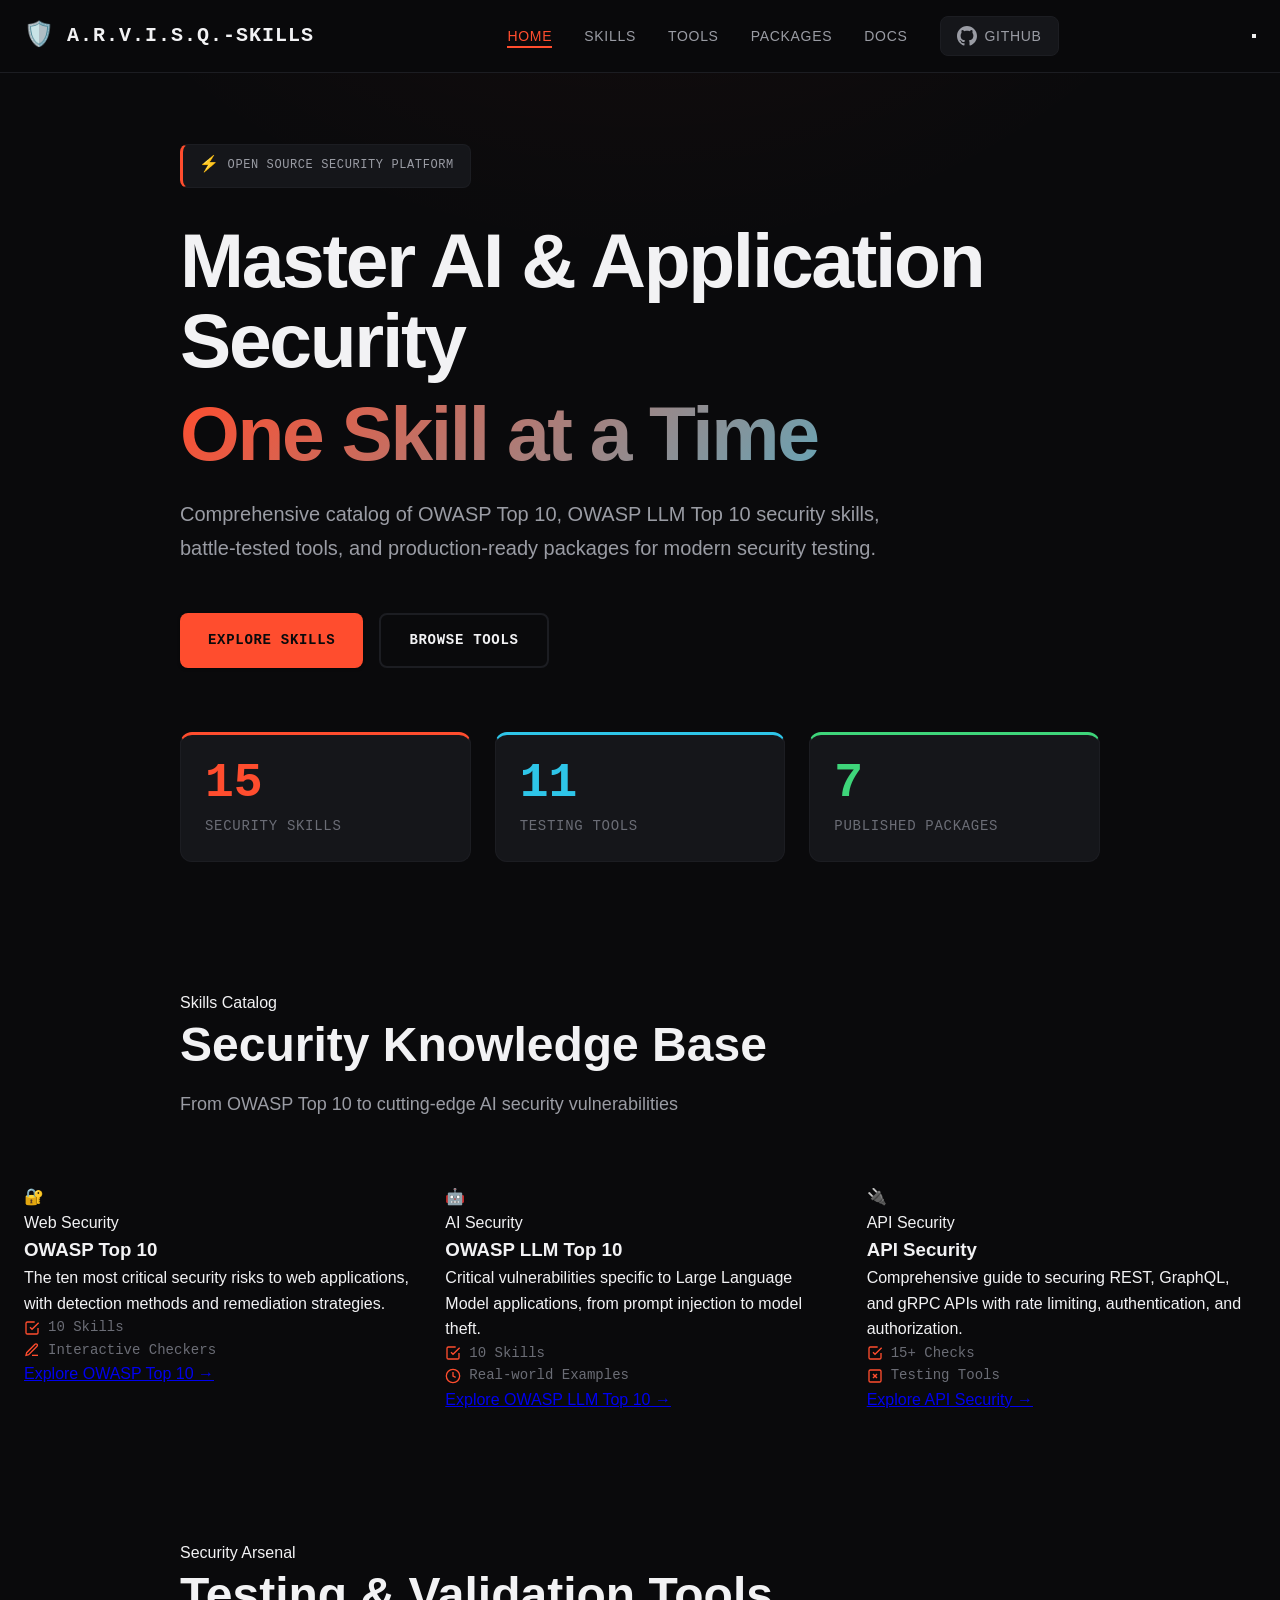
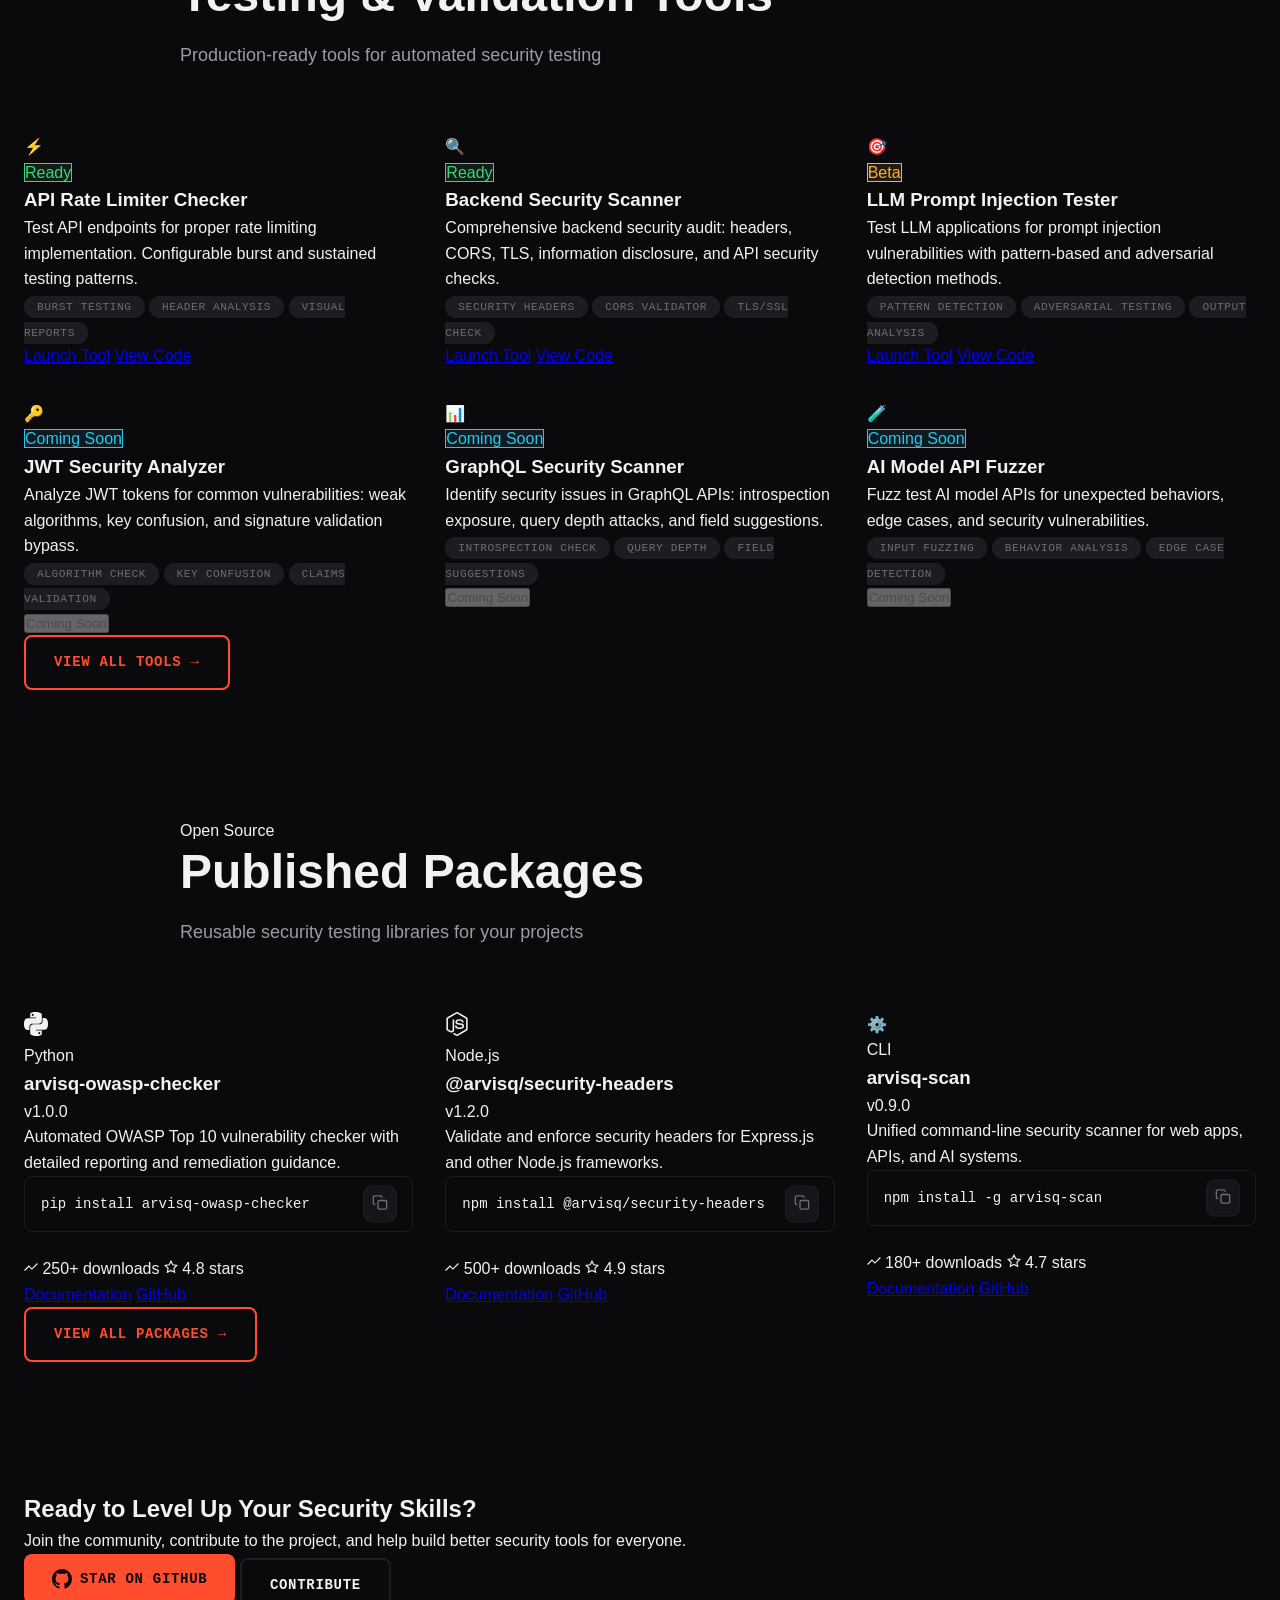
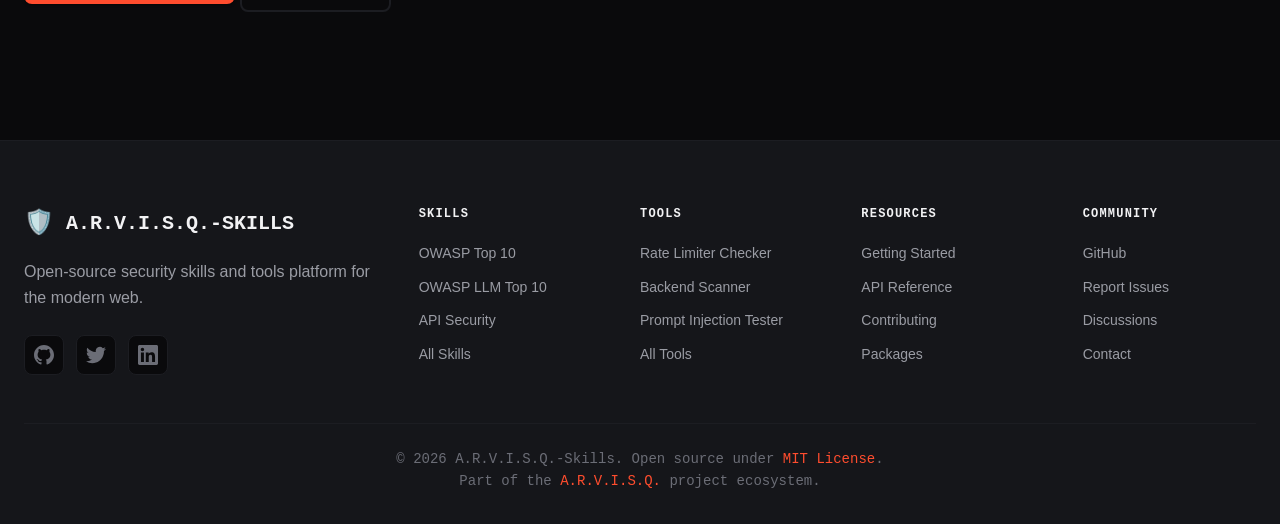
<file: index.html>
<!DOCTYPE html>
<html lang="en">
<head>
    <meta charset="UTF-8">
    <meta name="viewport" content="width=device-width, initial-scale=1.0">
    <meta name="description" content="A.R.V.I.S.Q.-Skills - AI & Application Security Skills Catalog, Tools, and Packages">
    <meta name="keywords" content="OWASP, LLM Security, AI Security, API Testing, Security Tools, Vulnerability Scanner">
    <meta name="author" content="Prasanna Kumar">
    <title>A.R.V.I.S.Q.-Skills | Security Skills & Tools Platform</title>
    <link rel="stylesheet" href="assets/css/styles-enhanced.css">
    <link rel="preconnect" href="https://fonts.googleapis.com">
    <link rel="preconnect" href="https://fonts.gstatic.com" crossorigin>
    <link href="https://fonts.googleapis.com/css2?family=Inter:wght@300;400;500;600;700;800&display=swap" rel="stylesheet">
</head>
<body>
    <!-- Navigation -->
    <nav class="navbar">
        <div class="container nav-container">
            <div class="nav-brand">
                <span class="brand-icon">🛡️</span>
                <span class="brand-name">A.R.V.I.S.Q.-Skills</span>
            </div>
            <ul class="nav-menu">
                <li><a href="#home" class="nav-link active">Home</a></li>
                <li><a href="#skills" class="nav-link">Skills</a></li>
                <li><a href="#tools" class="nav-link">Tools</a></li>
                <li><a href="#packages" class="nav-link">Packages</a></li>
                <li><a href="docs/getting-started.html" class="nav-link">Docs</a></li>
                <li><a href="https://github.com/yourusername/A.R.V.I.S.Q.-Skills" target="_blank" class="nav-link github-link">
                    <svg width="20" height="20" viewBox="0 0 24 24" fill="currentColor">
                        <path d="M12 0c-6.626 0-12 5.373-12 12 0 5.302 3.438 9.8 8.207 11.387.599.111.793-.261.793-.577v-2.234c-3.338.726-4.033-1.416-4.033-1.416-.546-1.387-1.333-1.756-1.333-1.756-1.089-.745.083-.729.083-.729 1.205.084 1.839 1.237 1.839 1.237 1.07 1.834 2.807 1.304 3.492.997.107-.775.418-1.305.762-1.604-2.665-.305-5.467-1.334-5.467-5.931 0-1.311.469-2.381 1.236-3.221-.124-.303-.535-1.524.117-3.176 0 0 1.008-.322 3.301 1.23.957-.266 1.983-.399 3.003-.404 1.02.005 2.047.138 3.006.404 2.291-1.552 3.297-1.23 3.297-1.23.653 1.653.242 2.874.118 3.176.77.84 1.235 1.911 1.235 3.221 0 4.609-2.807 5.624-5.479 5.921.43.372.823 1.102.823 2.222v3.293c0 .319.192.694.801.576 4.765-1.589 8.199-6.086 8.199-11.386 0-6.627-5.373-12-12-12z"/>
                    </svg>
                    GitHub
                </a></li>
            </ul>
            <button class="mobile-menu-toggle" aria-label="Toggle menu">
                <span></span>
                <span></span>
                <span></span>
            </button>
        </div>
    </nav>

    <!-- Hero Section -->
    <section id="home" class="hero">
        <div class="container">
            <div class="hero-content">
                <div class="hero-badge">
                    <span class="badge-icon">⚡</span>
                    <span>Open Source Security Platform</span>
                </div>
                <h1 class="hero-title">
                    Master AI & Application Security
                    <span class="gradient-text">One Skill at a Time</span>
                </h1>
                <p class="hero-description">
                    Comprehensive catalog of OWASP Top 10, OWASP LLM Top 10 security skills,
                    battle-tested tools, and production-ready packages for modern security testing.
                </p>
                <div class="hero-cta">
                    <a href="#skills" class="btn btn-primary">Explore Skills</a>
                    <a href="#tools" class="btn btn-secondary">Browse Tools</a>
                </div>
                <div class="hero-stats">
                    <div class="stat">
                        <div class="stat-number" data-count="20">0</div>
                        <div class="stat-label">Security Skills</div>
                    </div>
                    <div class="stat">
                        <div class="stat-number" data-count="15">0</div>
                        <div class="stat-label">Testing Tools</div>
                    </div>
                    <div class="stat">
                        <div class="stat-number" data-count="10">0</div>
                        <div class="stat-label">Published Packages</div>
                    </div>
                </div>
            </div>
        </div>
        <div class="hero-bg-gradient"></div>
    </section>

    <!-- Skills Section -->
    <section id="skills" class="skills-section">
        <div class="container">
            <div class="section-header">
                <span class="section-badge">Skills Catalog</span>
                <h2 class="section-title">Security Knowledge Base</h2>
                <p class="section-description">
                    From OWASP Top 10 to cutting-edge AI security vulnerabilities
                </p>
            </div>

            <div class="skills-grid">
                <!-- OWASP Top 10 Card -->
                <div class="skill-card" data-skill="owasp-top-10">
                    <div class="skill-card-header">
                        <div class="skill-icon">🔐</div>
                        <span class="skill-badge">Web Security</span>
                    </div>
                    <h3 class="skill-title">OWASP Top 10</h3>
                    <p class="skill-description">
                        The ten most critical security risks to web applications,
                        with detection methods and remediation strategies.
                    </p>
                    <div class="skill-meta">
                        <span class="meta-item">
                            <svg width="16" height="16" viewBox="0 0 24 24" fill="none" stroke="currentColor" stroke-width="2">
                                <path d="M9 11l3 3L22 4"></path>
                                <path d="M21 12v7a2 2 0 01-2 2H5a2 2 0 01-2-2V5a2 2 0 012-2h11"></path>
                            </svg>
                            10 Skills
                        </span>
                        <span class="meta-item">
                            <svg width="16" height="16" viewBox="0 0 24 24" fill="none" stroke="currentColor" stroke-width="2">
                                <path d="M12 20h9"></path>
                                <path d="M16.5 3.5a2.121 2.121 0 0 1 3 3L7 19l-4 1 1-4L16.5 3.5z"></path>
                            </svg>
                            Interactive Checkers
                        </span>
                    </div>
                    <a href="skills/owasp-top-10/index.html" class="skill-link">
                        Explore OWASP Top 10 →
                    </a>
                </div>

                <!-- OWASP LLM Top 10 Card -->
                <div class="skill-card" data-skill="owasp-llm-top-10">
                    <div class="skill-card-header">
                        <div class="skill-icon">🤖</div>
                        <span class="skill-badge skill-badge-ai">AI Security</span>
                    </div>
                    <h3 class="skill-title">OWASP LLM Top 10</h3>
                    <p class="skill-description">
                        Critical vulnerabilities specific to Large Language Model applications,
                        from prompt injection to model theft.
                    </p>
                    <div class="skill-meta">
                        <span class="meta-item">
                            <svg width="16" height="16" viewBox="0 0 24 24" fill="none" stroke="currentColor" stroke-width="2">
                                <path d="M9 11l3 3L22 4"></path>
                                <path d="M21 12v7a2 2 0 01-2 2H5a2 2 0 01-2-2V5a2 2 0 012-2h11"></path>
                            </svg>
                            10 Skills
                        </span>
                        <span class="meta-item">
                            <svg width="16" height="16" viewBox="0 0 24 24" fill="none" stroke="currentColor" stroke-width="2">
                                <circle cx="12" cy="12" r="10"></circle>
                                <path d="M12 6v6l4 2"></path>
                            </svg>
                            Real-world Examples
                        </span>
                    </div>
                    <a href="skills/owasp-llm-top-10/index.html" class="skill-link">
                        Explore OWASP LLM Top 10 →
                    </a>
                </div>

                <!-- API Security Card -->
                <div class="skill-card" data-skill="api-security">
                    <div class="skill-card-header">
                        <div class="skill-icon">🔌</div>
                        <span class="skill-badge skill-badge-api">API Security</span>
                    </div>
                    <h3 class="skill-title">API Security</h3>
                    <p class="skill-description">
                        Comprehensive guide to securing REST, GraphQL, and gRPC APIs
                        with rate limiting, authentication, and authorization.
                    </p>
                    <div class="skill-meta">
                        <span class="meta-item">
                            <svg width="16" height="16" viewBox="0 0 24 24" fill="none" stroke="currentColor" stroke-width="2">
                                <path d="M9 11l3 3L22 4"></path>
                                <path d="M21 12v7a2 2 0 01-2 2H5a2 2 0 01-2-2V5a2 2 0 012-2h11"></path>
                            </svg>
                            15+ Checks
                        </span>
                        <span class="meta-item">
                            <svg width="16" height="16" viewBox="0 0 24 24" fill="none" stroke="currentColor" stroke-width="2">
                                <rect x="3" y="3" width="18" height="18" rx="2" ry="2"></rect>
                                <line x1="9" y1="9" x2="15" y2="15"></line>
                                <line x1="15" y1="9" x2="9" y2="15"></line>
                            </svg>
                            Testing Tools
                        </span>
                    </div>
                    <a href="skills/api-security/index.html" class="skill-link">
                        Explore API Security →
                    </a>
                </div>
            </div>
        </div>
    </section>

    <!-- Tools Section -->
    <section id="tools" class="tools-section">
        <div class="container">
            <div class="section-header">
                <span class="section-badge">Security Arsenal</span>
                <h2 class="section-title">Testing & Validation Tools</h2>
                <p class="section-description">
                    Production-ready tools for automated security testing
                </p>
            </div>

            <div class="tools-grid">
                <!-- Rate Limiter Checker -->
                <div class="tool-card">
                    <div class="tool-header">
                        <div class="tool-icon">⚡</div>
                        <span class="tool-status status-ready">Ready</span>
                    </div>
                    <h3 class="tool-title">API Rate Limiter Checker</h3>
                    <p class="tool-description">
                        Test API endpoints for proper rate limiting implementation.
                        Configurable burst and sustained testing patterns.
                    </p>
                    <div class="tool-features">
                        <span class="feature-tag">Burst Testing</span>
                        <span class="feature-tag">Header Analysis</span>
                        <span class="feature-tag">Visual Reports</span>
                    </div>
                    <div class="tool-actions">
                        <a href="tools/rate-limiter-checker/index.html" class="tool-btn tool-btn-primary">Launch Tool</a>
                        <a href="https://github.com/yourusername/arvisq-rate-limiter" class="tool-btn tool-btn-secondary">View Code</a>
                    </div>
                </div>

                <!-- Backend Security Scanner -->
                <div class="tool-card">
                    <div class="tool-header">
                        <div class="tool-icon">🔍</div>
                        <span class="tool-status status-ready">Ready</span>
                    </div>
                    <h3 class="tool-title">Backend Security Scanner</h3>
                    <p class="tool-description">
                        Comprehensive backend security audit: headers, CORS, TLS,
                        information disclosure, and API security checks.
                    </p>
                    <div class="tool-features">
                        <span class="feature-tag">Security Headers</span>
                        <span class="feature-tag">CORS Validator</span>
                        <span class="feature-tag">TLS/SSL Check</span>
                    </div>
                    <div class="tool-actions">
                        <a href="tools/backend-security-scanner/index.html" class="tool-btn tool-btn-primary">Launch Tool</a>
                        <a href="https://github.com/yourusername/arvisq-backend-scanner" class="tool-btn tool-btn-secondary">View Code</a>
                    </div>
                </div>

                <!-- LLM Prompt Injection Tester -->
                <div class="tool-card">
                    <div class="tool-header">
                        <div class="tool-icon">🎯</div>
                        <span class="tool-status status-beta">Beta</span>
                    </div>
                    <h3 class="tool-title">LLM Prompt Injection Tester</h3>
                    <p class="tool-description">
                        Test LLM applications for prompt injection vulnerabilities
                        with pattern-based and adversarial detection methods.
                    </p>
                    <div class="tool-features">
                        <span class="feature-tag">Pattern Detection</span>
                        <span class="feature-tag">Adversarial Testing</span>
                        <span class="feature-tag">Output Analysis</span>
                    </div>
                    <div class="tool-actions">
                        <a href="tools/llm-prompt-injection/index.html" class="tool-btn tool-btn-primary">Launch Tool</a>
                        <a href="https://github.com/yourusername/arvisq-prompt-injection" class="tool-btn tool-btn-secondary">View Code</a>
                    </div>
                </div>

                <!-- JWT Security Analyzer -->
                <div class="tool-card">
                    <div class="tool-header">
                        <div class="tool-icon">🔑</div>
                        <span class="tool-status status-coming-soon">Coming Soon</span>
                    </div>
                    <h3 class="tool-title">JWT Security Analyzer</h3>
                    <p class="tool-description">
                        Analyze JWT tokens for common vulnerabilities: weak algorithms,
                        key confusion, and signature validation bypass.
                    </p>
                    <div class="tool-features">
                        <span class="feature-tag">Algorithm Check</span>
                        <span class="feature-tag">Key Confusion</span>
                        <span class="feature-tag">Claims Validation</span>
                    </div>
                    <div class="tool-actions">
                        <button class="tool-btn tool-btn-disabled" disabled>Coming Soon</button>
                    </div>
                </div>

                <!-- GraphQL Security Scanner -->
                <div class="tool-card">
                    <div class="tool-header">
                        <div class="tool-icon">📊</div>
                        <span class="tool-status status-coming-soon">Coming Soon</span>
                    </div>
                    <h3 class="tool-title">GraphQL Security Scanner</h3>
                    <p class="tool-description">
                        Identify security issues in GraphQL APIs: introspection exposure,
                        query depth attacks, and field suggestions.
                    </p>
                    <div class="tool-features">
                        <span class="feature-tag">Introspection Check</span>
                        <span class="feature-tag">Query Depth</span>
                        <span class="feature-tag">Field Suggestions</span>
                    </div>
                    <div class="tool-actions">
                        <button class="tool-btn tool-btn-disabled" disabled>Coming Soon</button>
                    </div>
                </div>

                <!-- AI Model API Fuzzer -->
                <div class="tool-card">
                    <div class="tool-header">
                        <div class="tool-icon">🧪</div>
                        <span class="tool-status status-coming-soon">Coming Soon</span>
                    </div>
                    <h3 class="tool-title">AI Model API Fuzzer</h3>
                    <p class="tool-description">
                        Fuzz test AI model APIs for unexpected behaviors,
                        edge cases, and security vulnerabilities.
                    </p>
                    <div class="tool-features">
                        <span class="feature-tag">Input Fuzzing</span>
                        <span class="feature-tag">Behavior Analysis</span>
                        <span class="feature-tag">Edge Case Detection</span>
                    </div>
                    <div class="tool-actions">
                        <button class="tool-btn tool-btn-disabled" disabled>Coming Soon</button>
                    </div>
                </div>
            </div>

            <div class="tools-cta">
                <a href="tools/index.html" class="btn btn-outline">View All Tools →</a>
            </div>
        </div>
    </section>

    <!-- Packages Section -->
    <section id="packages" class="packages-section">
        <div class="container">
            <div class="section-header">
                <span class="section-badge">Open Source</span>
                <h2 class="section-title">Published Packages</h2>
                <p class="section-description">
                    Reusable security testing libraries for your projects
                </p>
            </div>

            <div class="packages-grid">
                <!-- Python Package -->
                <div class="package-card">
                    <div class="package-header">
                        <div class="package-icon">
                            <svg width="24" height="24" viewBox="0 0 24 24" fill="currentColor">
                                <path d="M14.25.18l.9.2.73.26.59.3.45.32.34.34.25.34.16.33.1.3.04.26.02.2-.01.13V8.5l-.05.63-.13.55-.21.46-.26.38-.3.31-.33.25-.35.19-.35.14-.33.1-.3.07-.26.04-.21.02H8.77l-.69.05-.59.14-.5.22-.41.27-.33.32-.27.35-.2.36-.15.37-.1.35-.07.32-.04.27-.02.21v3.06H3.17l-.21-.03-.28-.07-.32-.12-.35-.18-.36-.26-.36-.36-.35-.46-.32-.59-.28-.73-.21-.88-.14-1.05-.05-1.23.06-1.22.16-1.04.24-.87.32-.71.36-.57.4-.44.42-.33.42-.24.4-.16.36-.1.32-.05.24-.01h.16l.06.01h8.16v-.83H6.18l-.01-2.75-.02-.37.05-.34.11-.31.17-.28.25-.26.31-.23.38-.2.44-.18.51-.15.58-.12.64-.1.71-.06.77-.04.84-.02 1.27.05zm-6.3 1.98l-.23.33-.08.41.08.41.23.34.33.22.41.09.41-.09.33-.22.23-.34.08-.41-.08-.41-.23-.33-.33-.22-.41-.09-.41.09zm13.09 3.95l.28.06.32.12.35.18.36.27.36.35.35.47.32.59.28.73.21.88.14 1.04.05 1.23-.06 1.23-.16 1.04-.24.86-.32.71-.36.57-.4.45-.42.33-.42.24-.4.16-.36.09-.32.05-.24.02-.16-.01h-8.22v.82h5.84l.01 2.76.02.36-.05.34-.11.31-.17.29-.25.25-.31.24-.38.2-.44.17-.51.15-.58.13-.64.09-.71.07-.77.04-.84.01-1.27-.04-1.07-.14-.9-.2-.73-.25-.59-.3-.45-.33-.34-.34-.25-.34-.16-.33-.1-.3-.04-.25-.02-.2.01-.13v-5.34l.05-.64.13-.54.21-.46.26-.38.3-.32.33-.24.35-.2.35-.14.33-.1.3-.06.26-.04.21-.02.13-.01h5.84l.69-.05.59-.14.5-.21.41-.28.33-.32.27-.35.2-.36.15-.36.1-.35.07-.32.04-.28.02-.21V6.07h2.09l.14.01zm-6.47 14.25l-.23.33-.08.41.08.41.23.33.33.23.41.08.41-.08.33-.23.23-.33.08-.41-.08-.41-.23-.33-.33-.23-.41-.08-.41.08z"/>
                            </svg>
                        </div>
                        <span class="package-language">Python</span>
                    </div>
                    <h3 class="package-title">arvisq-owasp-checker</h3>
                    <p class="package-version">v1.0.0</p>
                    <p class="package-description">
                        Automated OWASP Top 10 vulnerability checker with detailed reporting and remediation guidance.
                    </p>
                    <div class="package-install">
                        <code>pip install arvisq-owasp-checker</code>
                        <button class="copy-btn" data-clipboard="pip install arvisq-owasp-checker">
                            <svg width="16" height="16" viewBox="0 0 24 24" fill="none" stroke="currentColor" stroke-width="2">
                                <rect x="9" y="9" width="13" height="13" rx="2" ry="2"></rect>
                                <path d="M5 15H4a2 2 0 01-2-2V4a2 2 0 012-2h9a2 2 0 012 2v1"></path>
                            </svg>
                        </button>
                    </div>
                    <div class="package-stats">
                        <span class="stat-item">
                            <svg width="14" height="14" viewBox="0 0 24 24" fill="none" stroke="currentColor" stroke-width="2">
                                <polyline points="23 6 13.5 15.5 8.5 10.5 1 18"></polyline>
                            </svg>
                            250+ downloads
                        </span>
                        <span class="stat-item">
                            <svg width="14" height="14" viewBox="0 0 24 24" fill="none" stroke="currentColor" stroke-width="2">
                                <polygon points="12 2 15.09 8.26 22 9.27 17 14.14 18.18 21.02 12 17.77 5.82 21.02 7 14.14 2 9.27 8.91 8.26 12 2"></polygon>
                            </svg>
                            4.8 stars
                        </span>
                    </div>
                    <div class="package-links">
                        <a href="packages/arvisq-owasp-checker/index.html" class="package-link">Documentation</a>
                        <a href="https://github.com/yourusername/arvisq-owasp-checker" class="package-link">GitHub</a>
                    </div>
                </div>

                <!-- Node.js Package -->
                <div class="package-card">
                    <div class="package-header">
                        <div class="package-icon">
                            <svg width="24" height="24" viewBox="0 0 24 24" fill="currentColor">
                                <path d="M11.998,24c-0.321,0-0.641-0.084-0.922-0.247l-2.936-1.737c-0.438-0.245-0.224-0.332-0.08-0.383 c0.585-0.203,0.703-0.25,1.328-0.604c0.065-0.037,0.151-0.023,0.218,0.017l2.256,1.339c0.082,0.045,0.197,0.045,0.272,0l8.795-5.076 c0.082-0.047,0.134-0.141,0.134-0.238V6.921c0-0.099-0.053-0.192-0.137-0.242l-8.791-5.072c-0.081-0.047-0.189-0.047-0.271,0 L3.075,6.68C2.990,6.729,2.936,6.825,2.936,6.921v10.15c0,0.097,0.054,0.189,0.139,0.235l2.409,1.392 c1.307,0.654,2.108-0.116,2.108-0.89V7.787c0-0.142,0.114-0.253,0.256-0.253h1.115c0.139,0,0.255,0.112,0.255,0.253v10.021 c0,1.745-0.95,2.745-2.604,2.745c-0.508,0-0.909,0-2.026-0.551L2.28,18.675c-0.57-0.329-0.922-0.945-0.922-1.604V6.921 c0-0.659,0.353-1.275,0.922-1.603l8.795-5.082c0.557-0.315,1.296-0.315,1.848,0l8.794,5.082c0.570,0.329,0.924,0.944,0.924,1.603 v10.15c0,0.659-0.354,1.273-0.924,1.604l-8.794,5.078C12.643,23.916,12.324,24,11.998,24z M19.099,13.993 c0-1.9-1.284-2.406-3.987-2.763c-2.731-0.361-3.009-0.548-3.009-1.187c0-0.528,0.235-1.233,2.258-1.233 c1.807,0,2.473,0.389,2.747,1.607c0.024,0.115,0.129,0.199,0.247,0.199h1.141c0.071,0,0.138-0.031,0.186-0.081 c0.048-0.054,0.074-0.123,0.067-0.196c-0.177-2.098-1.571-3.076-4.388-3.076c-2.508,0-4.004,1.058-4.004,2.833 c0,1.925,1.488,2.457,3.895,2.695c2.88,0.282,3.103,0.703,3.103,1.269c0,0.983-0.789,1.402-2.642,1.402 c-2.327,0-2.839-0.584-3.011-1.742c-0.02-0.124-0.126-0.215-0.253-0.215h-1.137c-0.141,0-0.254,0.112-0.254,0.253 c0,1.482,0.806,3.248,4.655,3.248C17.501,17.007,19.099,15.91,19.099,13.993z"/>
                            </svg>
                        </div>
                        <span class="package-language">Node.js</span>
                    </div>
                    <h3 class="package-title">@arvisq/security-headers</h3>
                    <p class="package-version">v1.2.0</p>
                    <p class="package-description">
                        Validate and enforce security headers for Express.js and other Node.js frameworks.
                    </p>
                    <div class="package-install">
                        <code>npm install @arvisq/security-headers</code>
                        <button class="copy-btn" data-clipboard="npm install @arvisq/security-headers">
                            <svg width="16" height="16" viewBox="0 0 24 24" fill="none" stroke="currentColor" stroke-width="2">
                                <rect x="9" y="9" width="13" height="13" rx="2" ry="2"></rect>
                                <path d="M5 15H4a2 2 0 01-2-2V4a2 2 0 012-2h9a2 2 0 012 2v1"></path>
                            </svg>
                        </button>
                    </div>
                    <div class="package-stats">
                        <span class="stat-item">
                            <svg width="14" height="14" viewBox="0 0 24 24" fill="none" stroke="currentColor" stroke-width="2">
                                <polyline points="23 6 13.5 15.5 8.5 10.5 1 18"></polyline>
                            </svg>
                            500+ downloads
                        </span>
                        <span class="stat-item">
                            <svg width="14" height="14" viewBox="0 0 24 24" fill="none" stroke="currentColor" stroke-width="2">
                                <polygon points="12 2 15.09 8.26 22 9.27 17 14.14 18.18 21.02 12 17.77 5.82 21.02 7 14.14 2 9.27 8.91 8.26 12 2"></polygon>
                            </svg>
                            4.9 stars
                        </span>
                    </div>
                    <div class="package-links">
                        <a href="packages/@arvisq/security-headers/index.html" class="package-link">Documentation</a>
                        <a href="https://github.com/yourusername/arvisq-security-headers" class="package-link">GitHub</a>
                    </div>
                </div>

                <!-- CLI Tool Package -->
                <div class="package-card">
                    <div class="package-header">
                        <div class="package-icon">⚙️</div>
                        <span class="package-language">CLI</span>
                    </div>
                    <h3 class="package-title">arvisq-scan</h3>
                    <p class="package-version">v0.9.0</p>
                    <p class="package-description">
                        Unified command-line security scanner for web apps, APIs, and AI systems.
                    </p>
                    <div class="package-install">
                        <code>npm install -g arvisq-scan</code>
                        <button class="copy-btn" data-clipboard="npm install -g arvisq-scan">
                            <svg width="16" height="16" viewBox="0 0 24 24" fill="none" stroke="currentColor" stroke-width="2">
                                <rect x="9" y="9" width="13" height="13" rx="2" ry="2"></rect>
                                <path d="M5 15H4a2 2 0 01-2-2V4a2 2 0 012-2h9a2 2 0 012 2v1"></path>
                            </svg>
                        </button>
                    </div>
                    <div class="package-stats">
                        <span class="stat-item">
                            <svg width="14" height="14" viewBox="0 0 24 24" fill="none" stroke="currentColor" stroke-width="2">
                                <polyline points="23 6 13.5 15.5 8.5 10.5 1 18"></polyline>
                            </svg>
                            180+ downloads
                        </span>
                        <span class="stat-item">
                            <svg width="14" height="14" viewBox="0 0 24 24" fill="none" stroke="currentColor" stroke-width="2">
                                <polygon points="12 2 15.09 8.26 22 9.27 17 14.14 18.18 21.02 12 17.77 5.82 21.02 7 14.14 2 9.27 8.91 8.26 12 2"></polygon>
                            </svg>
                            4.7 stars
                        </span>
                    </div>
                    <div class="package-links">
                        <a href="packages/arvisq-scan/index.html" class="package-link">Documentation</a>
                        <a href="https://github.com/yourusername/arvisq-scan" class="package-link">GitHub</a>
                    </div>
                </div>
            </div>

            <div class="packages-cta">
                <a href="packages/index.html" class="btn btn-outline">View All Packages →</a>
            </div>
        </div>
    </section>

    <!-- CTA Section -->
    <section class="cta-section">
        <div class="container">
            <div class="cta-content">
                <h2 class="cta-title">Ready to Level Up Your Security Skills?</h2>
                <p class="cta-description">
                    Join the community, contribute to the project, and help build better security tools for everyone.
                </p>
                <div class="cta-buttons">
                    <a href="https://github.com/yourusername/A.R.V.I.S.Q.-Skills" class="btn btn-primary">
                        <svg width="20" height="20" viewBox="0 0 24 24" fill="currentColor">
                            <path d="M12 0c-6.626 0-12 5.373-12 12 0 5.302 3.438 9.8 8.207 11.387.599.111.793-.261.793-.577v-2.234c-3.338.726-4.033-1.416-4.033-1.416-.546-1.387-1.333-1.756-1.333-1.756-1.089-.745.083-.729.083-.729 1.205.084 1.839 1.237 1.839 1.237 1.07 1.834 2.807 1.304 3.492.997.107-.775.418-1.305.762-1.604-2.665-.305-5.467-1.334-5.467-5.931 0-1.311.469-2.381 1.236-3.221-.124-.303-.535-1.524.117-3.176 0 0 1.008-.322 3.301 1.23.957-.266 1.983-.399 3.003-.404 1.02.005 2.047.138 3.006.404 2.291-1.552 3.297-1.23 3.297-1.23.653 1.653.242 2.874.118 3.176.77.84 1.235 1.911 1.235 3.221 0 4.609-2.807 5.624-5.479 5.921.43.372.823 1.102.823 2.222v3.293c0 .319.192.694.801.576 4.765-1.589 8.199-6.086 8.199-11.386 0-6.627-5.373-12-12-12z"/>
                        </svg>
                        Star on GitHub
                    </a>
                    <a href="docs/contributing.html" class="btn btn-secondary">Contribute</a>
                </div>
            </div>
        </div>
    </section>

    <!-- Footer -->
    <footer class="footer">
        <div class="container">
            <div class="footer-grid">
                <div class="footer-col">
                    <div class="footer-brand">
                        <span class="brand-icon">🛡️</span>
                        <span class="brand-name">A.R.V.I.S.Q.-Skills</span>
                    </div>
                    <p class="footer-tagline">
                        Open-source security skills and tools platform for the modern web.
                    </p>
                    <div class="footer-social">
                        <a href="https://github.com/yourusername" target="_blank" aria-label="GitHub">
                            <svg width="20" height="20" viewBox="0 0 24 24" fill="currentColor">
                                <path d="M12 0c-6.626 0-12 5.373-12 12 0 5.302 3.438 9.8 8.207 11.387.599.111.793-.261.793-.577v-2.234c-3.338.726-4.033-1.416-4.033-1.416-.546-1.387-1.333-1.756-1.333-1.756-1.089-.745.083-.729.083-.729 1.205.084 1.839 1.237 1.839 1.237 1.07 1.834 2.807 1.304 3.492.997.107-.775.418-1.305.762-1.604-2.665-.305-5.467-1.334-5.467-5.931 0-1.311.469-2.381 1.236-3.221-.124-.303-.535-1.524.117-3.176 0 0 1.008-.322 3.301 1.23.957-.266 1.983-.399 3.003-.404 1.02.005 2.047.138 3.006.404 2.291-1.552 3.297-1.23 3.297-1.23.653 1.653.242 2.874.118 3.176.77.84 1.235 1.911 1.235 3.221 0 4.609-2.807 5.624-5.479 5.921.43.372.823 1.102.823 2.222v3.293c0 .319.192.694.801.576 4.765-1.589 8.199-6.086 8.199-11.386 0-6.627-5.373-12-12-12z"/>
                            </svg>
                        </a>
                        <a href="https://twitter.com/yourusername" target="_blank" aria-label="Twitter">
                            <svg width="20" height="20" viewBox="0 0 24 24" fill="currentColor">
                                <path d="M23.953 4.57a10 10 0 01-2.825.775 4.958 4.958 0 002.163-2.723c-.951.555-2.005.959-3.127 1.184a4.92 4.92 0 00-8.384 4.482C7.69 8.095 4.067 6.13 1.64 3.162a4.822 4.822 0 00-.666 2.475c0 1.71.87 3.213 2.188 4.096a4.904 4.904 0 01-2.228-.616v.06a4.923 4.923 0 003.946 4.827 4.996 4.996 0 01-2.212.085 4.936 4.936 0 004.604 3.417 9.867 9.867 0 01-6.102 2.105c-.39 0-.779-.023-1.17-.067a13.995 13.995 0 007.557 2.209c9.053 0 13.998-7.496 13.998-13.985 0-.21 0-.42-.015-.63A9.935 9.935 0 0024 4.59z"/>
                            </svg>
                        </a>
                        <a href="https://linkedin.com/in/yourusername" target="_blank" aria-label="LinkedIn">
                            <svg width="20" height="20" viewBox="0 0 24 24" fill="currentColor">
                                <path d="M20.447 20.452h-3.554v-5.569c0-1.328-.027-3.037-1.852-3.037-1.853 0-2.136 1.445-2.136 2.939v5.667H9.351V9h3.414v1.561h.046c.477-.9 1.637-1.85 3.37-1.85 3.601 0 4.267 2.37 4.267 5.455v6.286zM5.337 7.433c-1.144 0-2.063-.926-2.063-2.065 0-1.138.92-2.063 2.063-2.063 1.14 0 2.064.925 2.064 2.063 0 1.139-.925 2.065-2.064 2.065zm1.782 13.019H3.555V9h3.564v11.452zM22.225 0H1.771C.792 0 0 .774 0 1.729v20.542C0 23.227.792 24 1.771 24h20.451C23.2 24 24 23.227 24 22.271V1.729C24 .774 23.2 0 22.222 0h.003z"/>
                            </svg>
                        </a>
                    </div>
                </div>

                <div class="footer-col">
                    <h4 class="footer-heading">Skills</h4>
                    <ul class="footer-links">
                        <li><a href="skills/owasp-top-10/index.html">OWASP Top 10</a></li>
                        <li><a href="skills/owasp-llm-top-10/index.html">OWASP LLM Top 10</a></li>
                        <li><a href="skills/api-security/index.html">API Security</a></li>
                        <li><a href="skills/index.html">All Skills</a></li>
                    </ul>
                </div>

                <div class="footer-col">
                    <h4 class="footer-heading">Tools</h4>
                    <ul class="footer-links">
                        <li><a href="tools/rate-limiter-checker/index.html">Rate Limiter Checker</a></li>
                        <li><a href="tools/backend-security-scanner/index.html">Backend Scanner</a></li>
                        <li><a href="tools/llm-prompt-injection/index.html">Prompt Injection Tester</a></li>
                        <li><a href="tools/index.html">All Tools</a></li>
                    </ul>
                </div>

                <div class="footer-col">
                    <h4 class="footer-heading">Resources</h4>
                    <ul class="footer-links">
                        <li><a href="docs/getting-started.html">Getting Started</a></li>
                        <li><a href="docs/api-reference.html">API Reference</a></li>
                        <li><a href="docs/contributing.html">Contributing</a></li>
                        <li><a href="packages/index.html">Packages</a></li>
                    </ul>
                </div>

                <div class="footer-col">
                    <h4 class="footer-heading">Community</h4>
                    <ul class="footer-links">
                        <li><a href="https://github.com/yourusername/A.R.V.I.S.Q.-Skills">GitHub</a></li>
                        <li><a href="https://github.com/yourusername/A.R.V.I.S.Q.-Skills/issues">Report Issues</a></li>
                        <li><a href="https://github.com/yourusername/A.R.V.I.S.Q.-Skills/discussions">Discussions</a></li>
                        <li><a href="mailto:your.email@example.com">Contact</a></li>
                    </ul>
                </div>
            </div>

            <div class="footer-bottom">
                <p class="footer-copyright">
                    © 2026 A.R.V.I.S.Q.-Skills. Open source under <a href="https://github.com/yourusername/A.R.V.I.S.Q.-Skills/blob/main/LICENSE">MIT License</a>.
                </p>
                <p class="footer-note">
                    Part of the <a href="https://github.com/yourusername/A.R.V.I.S.Q.-Challenges">A.R.V.I.S.Q.</a> project ecosystem.
                </p>
            </div>
        </div>
    </footer>

    <script src="assets/js/main.js"></script>
</body>
</html>
</file>
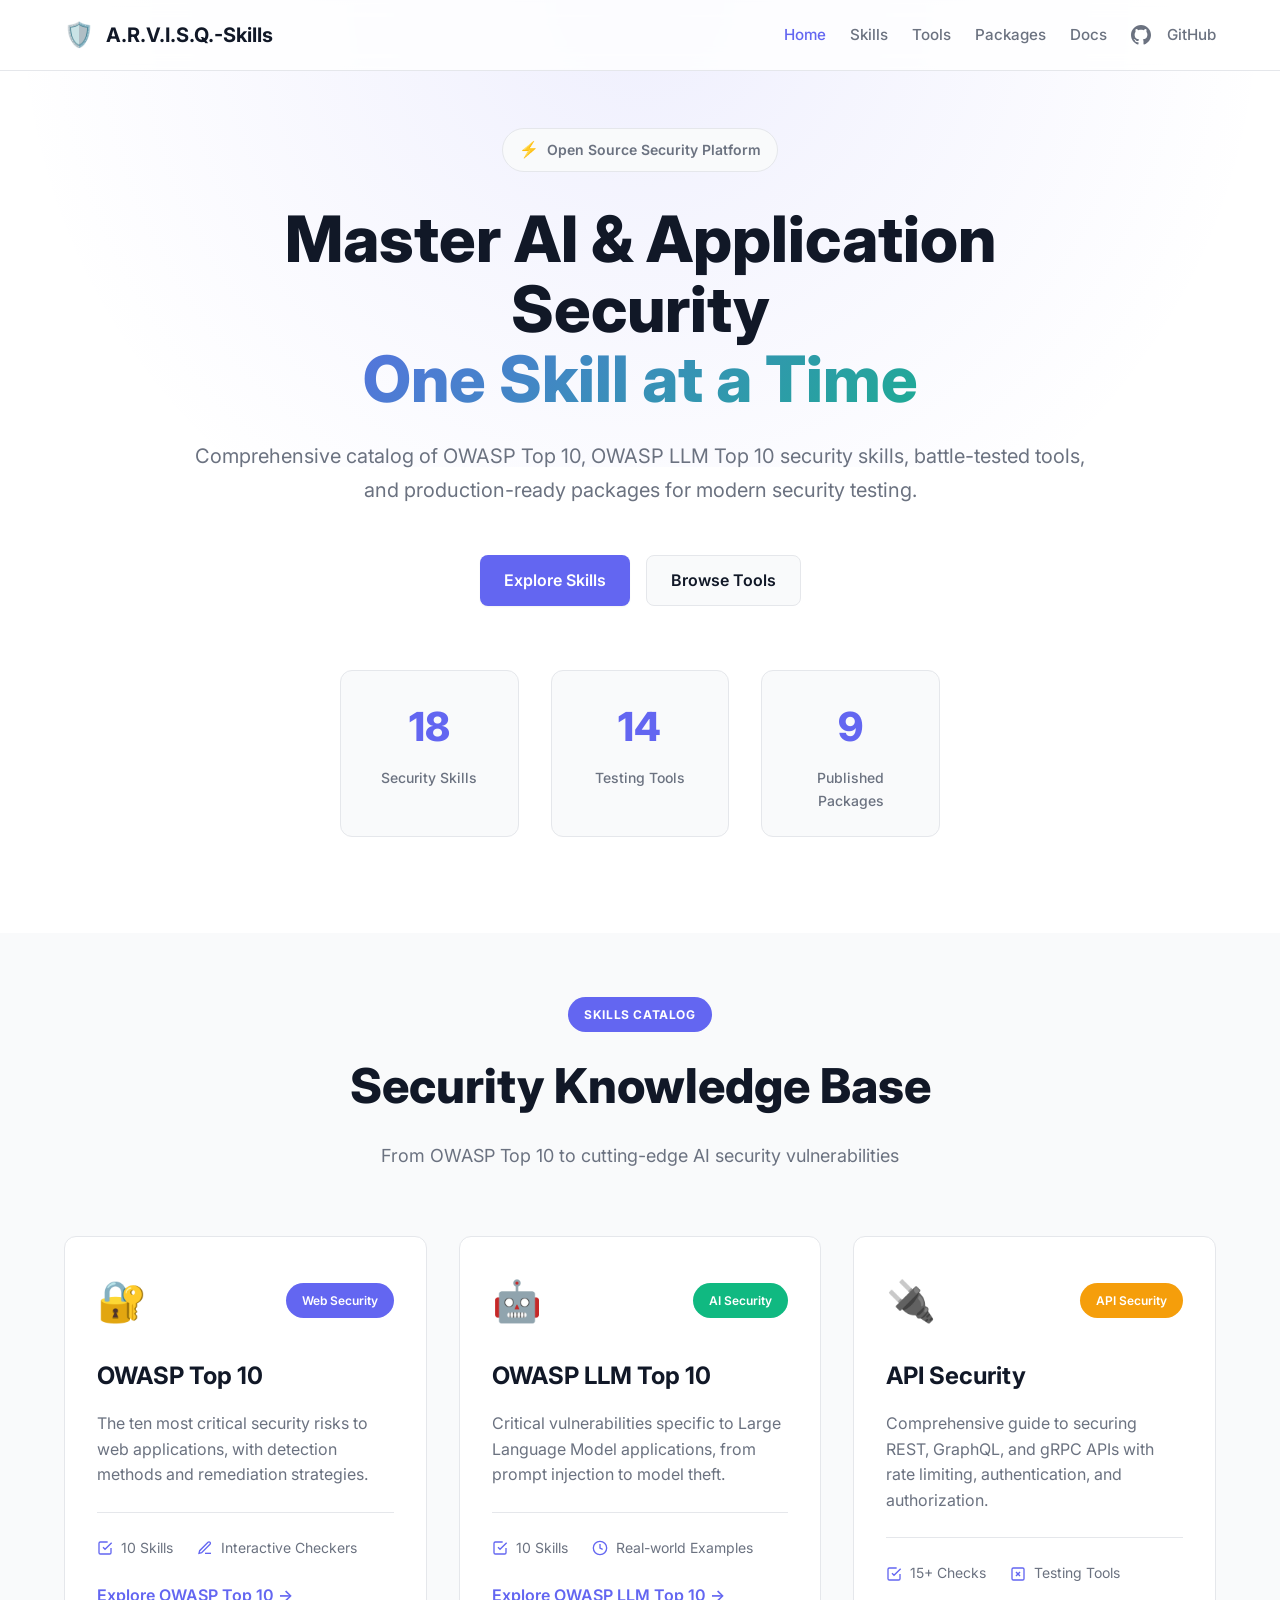
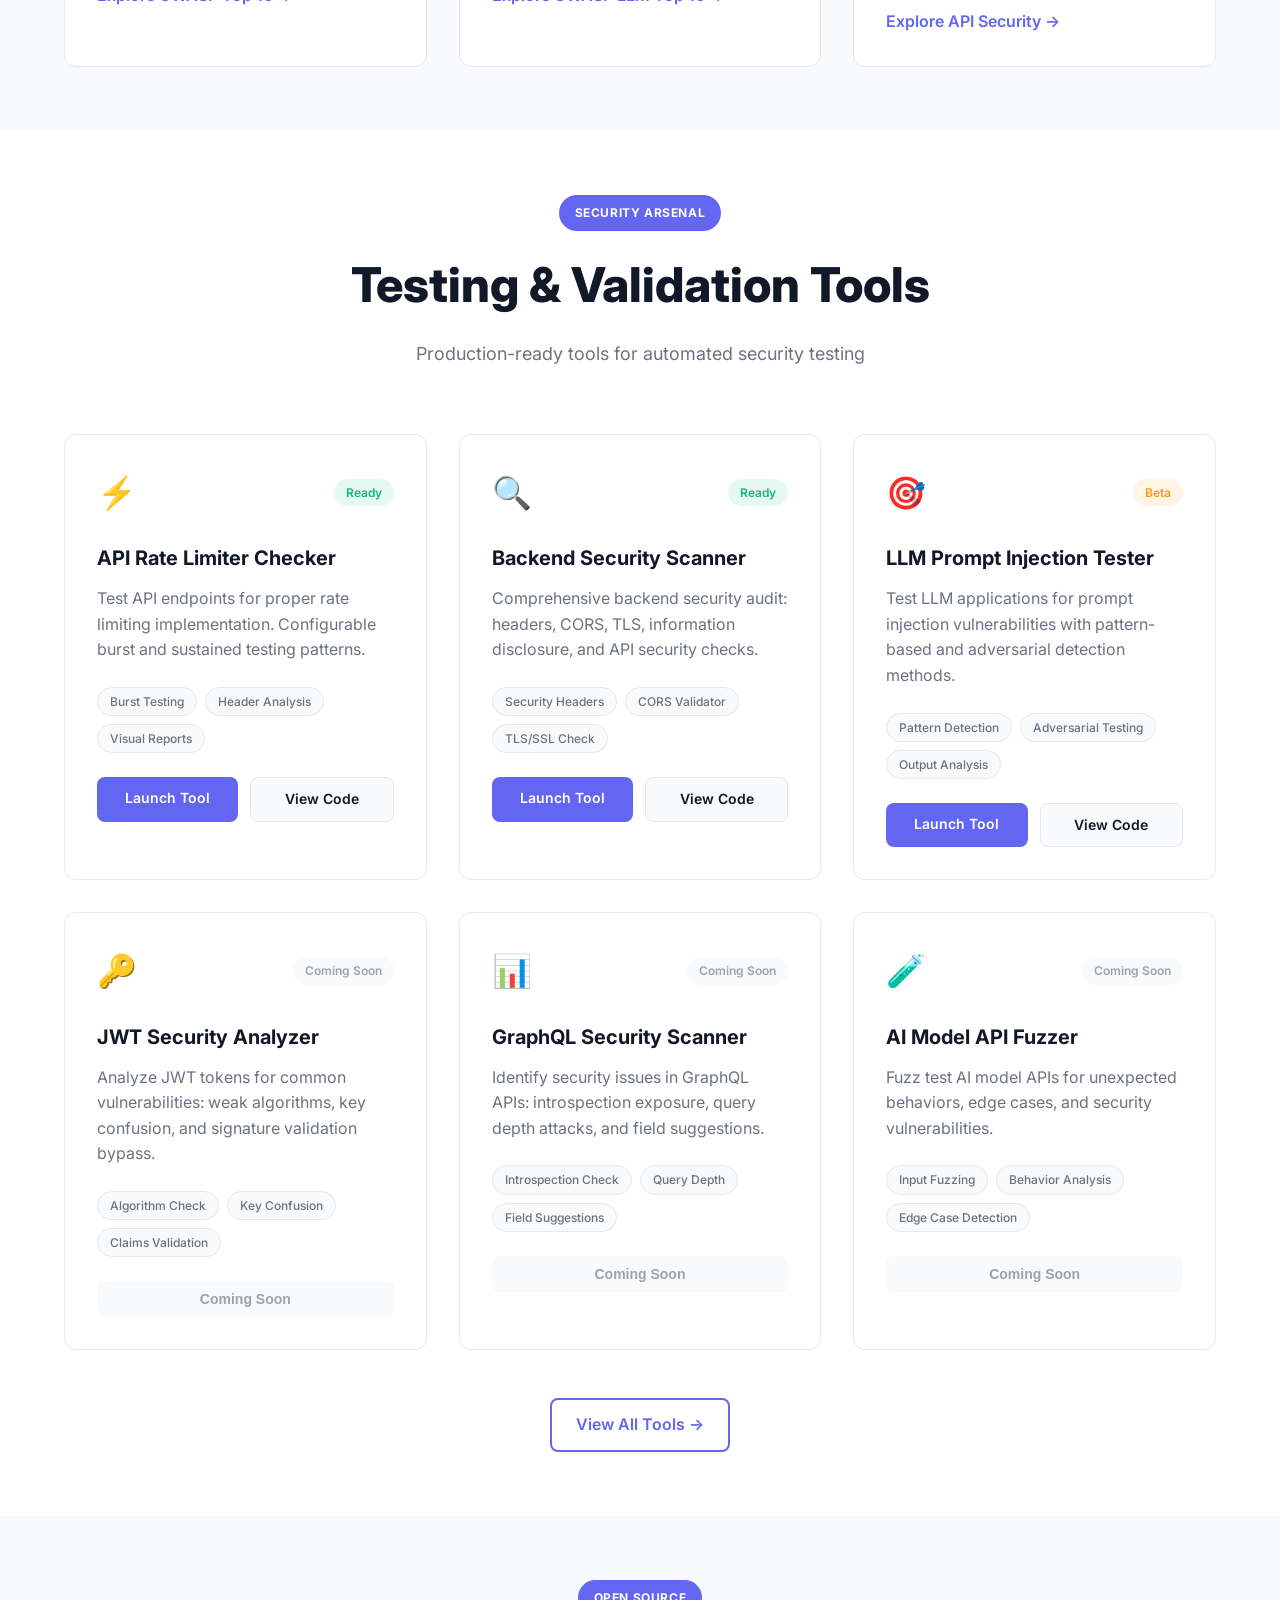
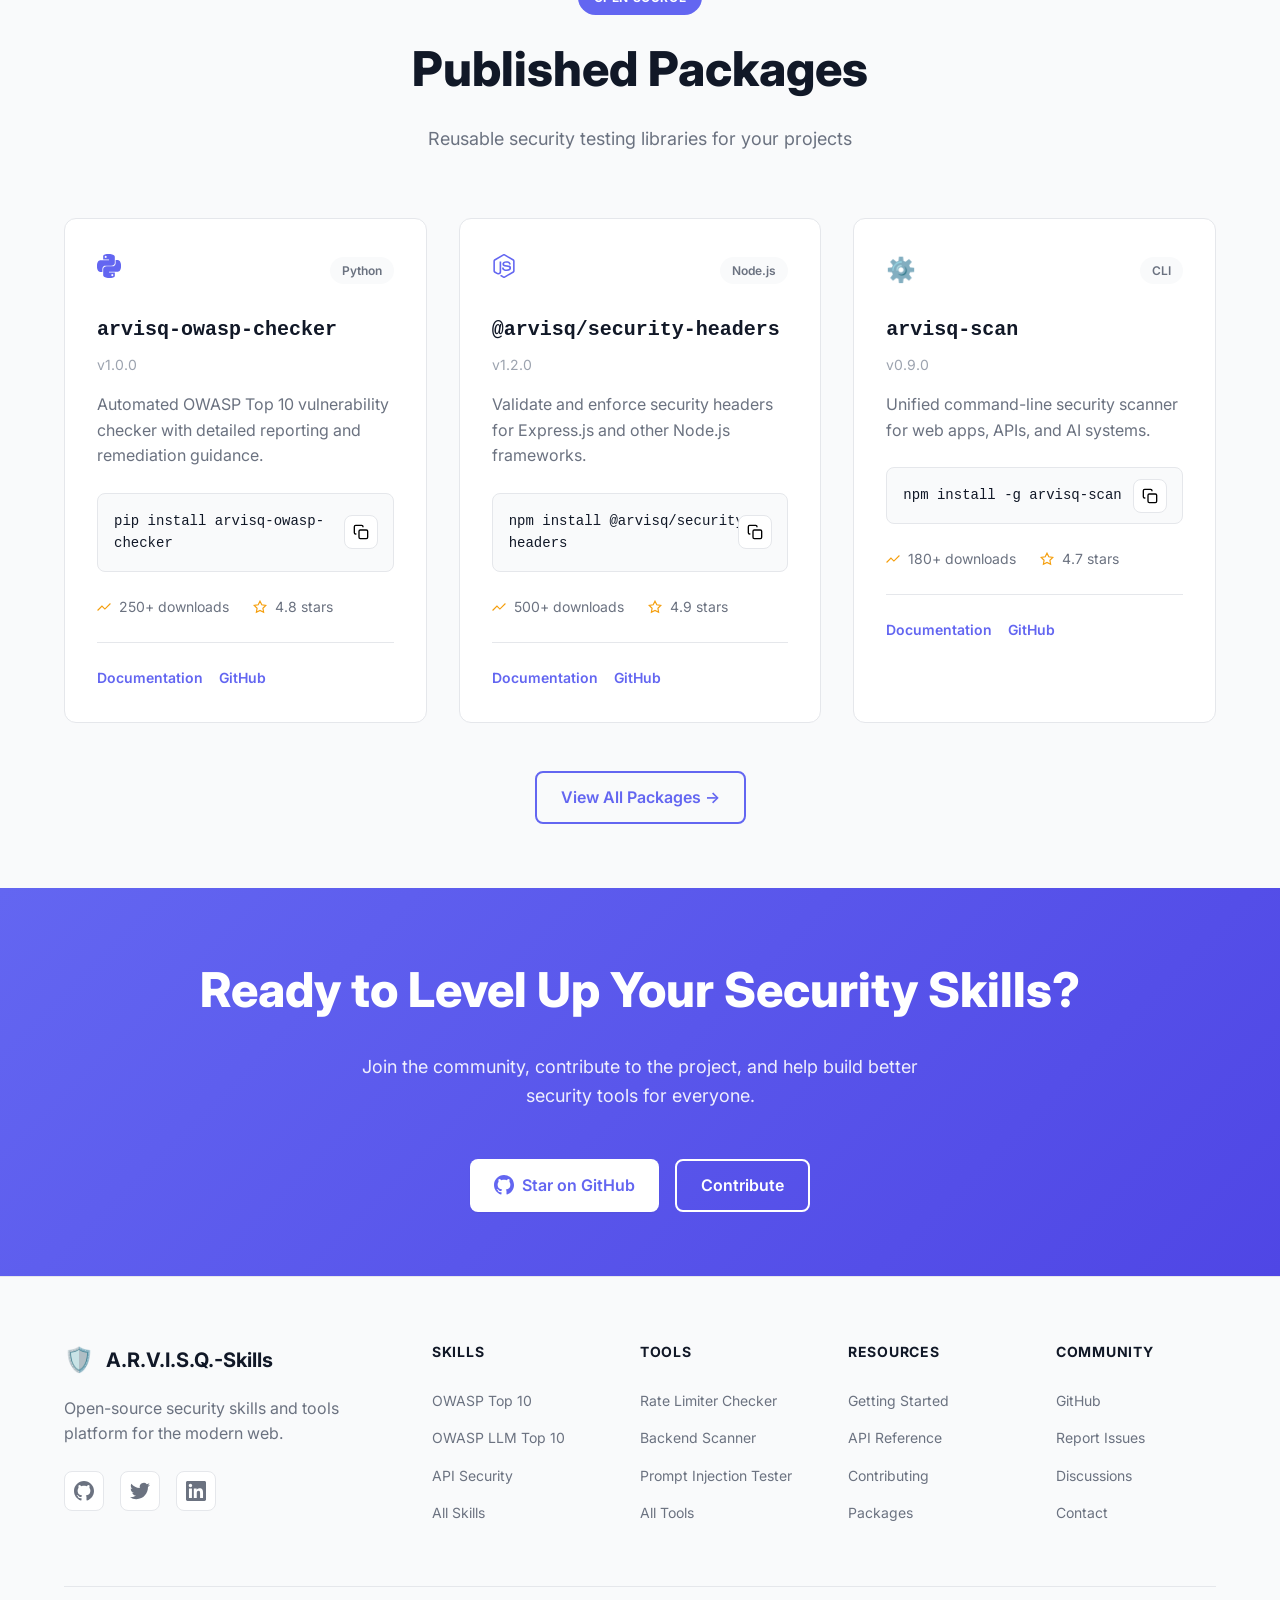
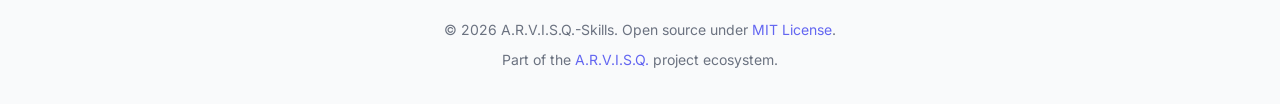
<file: index-original.html>
<!DOCTYPE html>
<html lang="en">
<head>
    <meta charset="UTF-8">
    <meta name="viewport" content="width=device-width, initial-scale=1.0">
    <meta name="description" content="A.R.V.I.S.Q.-Skills - AI & Application Security Skills Catalog, Tools, and Packages">
    <meta name="keywords" content="OWASP, LLM Security, AI Security, API Testing, Security Tools, Vulnerability Scanner">
    <meta name="author" content="Prasanna Kumar">
    <title>A.R.V.I.S.Q.-Skills | Security Skills & Tools Platform</title>
    <link rel="stylesheet" href="assets/css/styles.css">
    <link rel="preconnect" href="https://fonts.googleapis.com">
    <link rel="preconnect" href="https://fonts.gstatic.com" crossorigin>
    <link href="https://fonts.googleapis.com/css2?family=Inter:wght@300;400;500;600;700;800&display=swap" rel="stylesheet">
</head>
<body>
    <!-- Navigation -->
    <nav class="navbar">
        <div class="container nav-container">
            <div class="nav-brand">
                <span class="brand-icon">🛡️</span>
                <span class="brand-name">A.R.V.I.S.Q.-Skills</span>
            </div>
            <ul class="nav-menu">
                <li><a href="#home" class="nav-link active">Home</a></li>
                <li><a href="#skills" class="nav-link">Skills</a></li>
                <li><a href="#tools" class="nav-link">Tools</a></li>
                <li><a href="#packages" class="nav-link">Packages</a></li>
                <li><a href="docs/getting-started.html" class="nav-link">Docs</a></li>
                <li><a href="https://github.com/yourusername/A.R.V.I.S.Q.-Skills" target="_blank" class="nav-link github-link">
                    <svg width="20" height="20" viewBox="0 0 24 24" fill="currentColor">
                        <path d="M12 0c-6.626 0-12 5.373-12 12 0 5.302 3.438 9.8 8.207 11.387.599.111.793-.261.793-.577v-2.234c-3.338.726-4.033-1.416-4.033-1.416-.546-1.387-1.333-1.756-1.333-1.756-1.089-.745.083-.729.083-.729 1.205.084 1.839 1.237 1.839 1.237 1.07 1.834 2.807 1.304 3.492.997.107-.775.418-1.305.762-1.604-2.665-.305-5.467-1.334-5.467-5.931 0-1.311.469-2.381 1.236-3.221-.124-.303-.535-1.524.117-3.176 0 0 1.008-.322 3.301 1.23.957-.266 1.983-.399 3.003-.404 1.02.005 2.047.138 3.006.404 2.291-1.552 3.297-1.23 3.297-1.23.653 1.653.242 2.874.118 3.176.77.84 1.235 1.911 1.235 3.221 0 4.609-2.807 5.624-5.479 5.921.43.372.823 1.102.823 2.222v3.293c0 .319.192.694.801.576 4.765-1.589 8.199-6.086 8.199-11.386 0-6.627-5.373-12-12-12z"/>
                    </svg>
                    GitHub
                </a></li>
            </ul>
            <button class="mobile-menu-toggle" aria-label="Toggle menu">
                <span></span>
                <span></span>
                <span></span>
            </button>
        </div>
    </nav>

    <!-- Hero Section -->
    <section id="home" class="hero">
        <div class="container">
            <div class="hero-content">
                <div class="hero-badge">
                    <span class="badge-icon">⚡</span>
                    <span>Open Source Security Platform</span>
                </div>
                <h1 class="hero-title">
                    Master AI & Application Security
                    <span class="gradient-text">One Skill at a Time</span>
                </h1>
                <p class="hero-description">
                    Comprehensive catalog of OWASP Top 10, OWASP LLM Top 10 security skills,
                    battle-tested tools, and production-ready packages for modern security testing.
                </p>
                <div class="hero-cta">
                    <a href="#skills" class="btn btn-primary">Explore Skills</a>
                    <a href="#tools" class="btn btn-secondary">Browse Tools</a>
                </div>
                <div class="hero-stats">
                    <div class="stat">
                        <div class="stat-number" data-count="20">0</div>
                        <div class="stat-label">Security Skills</div>
                    </div>
                    <div class="stat">
                        <div class="stat-number" data-count="15">0</div>
                        <div class="stat-label">Testing Tools</div>
                    </div>
                    <div class="stat">
                        <div class="stat-number" data-count="10">0</div>
                        <div class="stat-label">Published Packages</div>
                    </div>
                </div>
            </div>
        </div>
        <div class="hero-bg-gradient"></div>
    </section>

    <!-- Skills Section -->
    <section id="skills" class="skills-section">
        <div class="container">
            <div class="section-header">
                <span class="section-badge">Skills Catalog</span>
                <h2 class="section-title">Security Knowledge Base</h2>
                <p class="section-description">
                    From OWASP Top 10 to cutting-edge AI security vulnerabilities
                </p>
            </div>

            <div class="skills-grid">
                <!-- OWASP Top 10 Card -->
                <div class="skill-card" data-skill="owasp-top-10">
                    <div class="skill-card-header">
                        <div class="skill-icon">🔐</div>
                        <span class="skill-badge">Web Security</span>
                    </div>
                    <h3 class="skill-title">OWASP Top 10</h3>
                    <p class="skill-description">
                        The ten most critical security risks to web applications,
                        with detection methods and remediation strategies.
                    </p>
                    <div class="skill-meta">
                        <span class="meta-item">
                            <svg width="16" height="16" viewBox="0 0 24 24" fill="none" stroke="currentColor" stroke-width="2">
                                <path d="M9 11l3 3L22 4"></path>
                                <path d="M21 12v7a2 2 0 01-2 2H5a2 2 0 01-2-2V5a2 2 0 012-2h11"></path>
                            </svg>
                            10 Skills
                        </span>
                        <span class="meta-item">
                            <svg width="16" height="16" viewBox="0 0 24 24" fill="none" stroke="currentColor" stroke-width="2">
                                <path d="M12 20h9"></path>
                                <path d="M16.5 3.5a2.121 2.121 0 0 1 3 3L7 19l-4 1 1-4L16.5 3.5z"></path>
                            </svg>
                            Interactive Checkers
                        </span>
                    </div>
                    <a href="skills/owasp-top-10/index.html" class="skill-link">
                        Explore OWASP Top 10 →
                    </a>
                </div>

                <!-- OWASP LLM Top 10 Card -->
                <div class="skill-card" data-skill="owasp-llm-top-10">
                    <div class="skill-card-header">
                        <div class="skill-icon">🤖</div>
                        <span class="skill-badge skill-badge-ai">AI Security</span>
                    </div>
                    <h3 class="skill-title">OWASP LLM Top 10</h3>
                    <p class="skill-description">
                        Critical vulnerabilities specific to Large Language Model applications,
                        from prompt injection to model theft.
                    </p>
                    <div class="skill-meta">
                        <span class="meta-item">
                            <svg width="16" height="16" viewBox="0 0 24 24" fill="none" stroke="currentColor" stroke-width="2">
                                <path d="M9 11l3 3L22 4"></path>
                                <path d="M21 12v7a2 2 0 01-2 2H5a2 2 0 01-2-2V5a2 2 0 012-2h11"></path>
                            </svg>
                            10 Skills
                        </span>
                        <span class="meta-item">
                            <svg width="16" height="16" viewBox="0 0 24 24" fill="none" stroke="currentColor" stroke-width="2">
                                <circle cx="12" cy="12" r="10"></circle>
                                <path d="M12 6v6l4 2"></path>
                            </svg>
                            Real-world Examples
                        </span>
                    </div>
                    <a href="skills/owasp-llm-top-10/index.html" class="skill-link">
                        Explore OWASP LLM Top 10 →
                    </a>
                </div>

                <!-- API Security Card -->
                <div class="skill-card" data-skill="api-security">
                    <div class="skill-card-header">
                        <div class="skill-icon">🔌</div>
                        <span class="skill-badge skill-badge-api">API Security</span>
                    </div>
                    <h3 class="skill-title">API Security</h3>
                    <p class="skill-description">
                        Comprehensive guide to securing REST, GraphQL, and gRPC APIs
                        with rate limiting, authentication, and authorization.
                    </p>
                    <div class="skill-meta">
                        <span class="meta-item">
                            <svg width="16" height="16" viewBox="0 0 24 24" fill="none" stroke="currentColor" stroke-width="2">
                                <path d="M9 11l3 3L22 4"></path>
                                <path d="M21 12v7a2 2 0 01-2 2H5a2 2 0 01-2-2V5a2 2 0 012-2h11"></path>
                            </svg>
                            15+ Checks
                        </span>
                        <span class="meta-item">
                            <svg width="16" height="16" viewBox="0 0 24 24" fill="none" stroke="currentColor" stroke-width="2">
                                <rect x="3" y="3" width="18" height="18" rx="2" ry="2"></rect>
                                <line x1="9" y1="9" x2="15" y2="15"></line>
                                <line x1="15" y1="9" x2="9" y2="15"></line>
                            </svg>
                            Testing Tools
                        </span>
                    </div>
                    <a href="skills/api-security/index.html" class="skill-link">
                        Explore API Security →
                    </a>
                </div>
            </div>
        </div>
    </section>

    <!-- Tools Section -->
    <section id="tools" class="tools-section">
        <div class="container">
            <div class="section-header">
                <span class="section-badge">Security Arsenal</span>
                <h2 class="section-title">Testing & Validation Tools</h2>
                <p class="section-description">
                    Production-ready tools for automated security testing
                </p>
            </div>

            <div class="tools-grid">
                <!-- Rate Limiter Checker -->
                <div class="tool-card">
                    <div class="tool-header">
                        <div class="tool-icon">⚡</div>
                        <span class="tool-status status-ready">Ready</span>
                    </div>
                    <h3 class="tool-title">API Rate Limiter Checker</h3>
                    <p class="tool-description">
                        Test API endpoints for proper rate limiting implementation.
                        Configurable burst and sustained testing patterns.
                    </p>
                    <div class="tool-features">
                        <span class="feature-tag">Burst Testing</span>
                        <span class="feature-tag">Header Analysis</span>
                        <span class="feature-tag">Visual Reports</span>
                    </div>
                    <div class="tool-actions">
                        <a href="tools/rate-limiter-checker/index.html" class="tool-btn tool-btn-primary">Launch Tool</a>
                        <a href="https://github.com/yourusername/arvisq-rate-limiter" class="tool-btn tool-btn-secondary">View Code</a>
                    </div>
                </div>

                <!-- Backend Security Scanner -->
                <div class="tool-card">
                    <div class="tool-header">
                        <div class="tool-icon">🔍</div>
                        <span class="tool-status status-ready">Ready</span>
                    </div>
                    <h3 class="tool-title">Backend Security Scanner</h3>
                    <p class="tool-description">
                        Comprehensive backend security audit: headers, CORS, TLS,
                        information disclosure, and API security checks.
                    </p>
                    <div class="tool-features">
                        <span class="feature-tag">Security Headers</span>
                        <span class="feature-tag">CORS Validator</span>
                        <span class="feature-tag">TLS/SSL Check</span>
                    </div>
                    <div class="tool-actions">
                        <a href="tools/backend-security-scanner/index.html" class="tool-btn tool-btn-primary">Launch Tool</a>
                        <a href="https://github.com/yourusername/arvisq-backend-scanner" class="tool-btn tool-btn-secondary">View Code</a>
                    </div>
                </div>

                <!-- LLM Prompt Injection Tester -->
                <div class="tool-card">
                    <div class="tool-header">
                        <div class="tool-icon">🎯</div>
                        <span class="tool-status status-beta">Beta</span>
                    </div>
                    <h3 class="tool-title">LLM Prompt Injection Tester</h3>
                    <p class="tool-description">
                        Test LLM applications for prompt injection vulnerabilities
                        with pattern-based and adversarial detection methods.
                    </p>
                    <div class="tool-features">
                        <span class="feature-tag">Pattern Detection</span>
                        <span class="feature-tag">Adversarial Testing</span>
                        <span class="feature-tag">Output Analysis</span>
                    </div>
                    <div class="tool-actions">
                        <a href="tools/llm-prompt-injection/index.html" class="tool-btn tool-btn-primary">Launch Tool</a>
                        <a href="https://github.com/yourusername/arvisq-prompt-injection" class="tool-btn tool-btn-secondary">View Code</a>
                    </div>
                </div>

                <!-- JWT Security Analyzer -->
                <div class="tool-card">
                    <div class="tool-header">
                        <div class="tool-icon">🔑</div>
                        <span class="tool-status status-coming-soon">Coming Soon</span>
                    </div>
                    <h3 class="tool-title">JWT Security Analyzer</h3>
                    <p class="tool-description">
                        Analyze JWT tokens for common vulnerabilities: weak algorithms,
                        key confusion, and signature validation bypass.
                    </p>
                    <div class="tool-features">
                        <span class="feature-tag">Algorithm Check</span>
                        <span class="feature-tag">Key Confusion</span>
                        <span class="feature-tag">Claims Validation</span>
                    </div>
                    <div class="tool-actions">
                        <button class="tool-btn tool-btn-disabled" disabled>Coming Soon</button>
                    </div>
                </div>

                <!-- GraphQL Security Scanner -->
                <div class="tool-card">
                    <div class="tool-header">
                        <div class="tool-icon">📊</div>
                        <span class="tool-status status-coming-soon">Coming Soon</span>
                    </div>
                    <h3 class="tool-title">GraphQL Security Scanner</h3>
                    <p class="tool-description">
                        Identify security issues in GraphQL APIs: introspection exposure,
                        query depth attacks, and field suggestions.
                    </p>
                    <div class="tool-features">
                        <span class="feature-tag">Introspection Check</span>
                        <span class="feature-tag">Query Depth</span>
                        <span class="feature-tag">Field Suggestions</span>
                    </div>
                    <div class="tool-actions">
                        <button class="tool-btn tool-btn-disabled" disabled>Coming Soon</button>
                    </div>
                </div>

                <!-- AI Model API Fuzzer -->
                <div class="tool-card">
                    <div class="tool-header">
                        <div class="tool-icon">🧪</div>
                        <span class="tool-status status-coming-soon">Coming Soon</span>
                    </div>
                    <h3 class="tool-title">AI Model API Fuzzer</h3>
                    <p class="tool-description">
                        Fuzz test AI model APIs for unexpected behaviors,
                        edge cases, and security vulnerabilities.
                    </p>
                    <div class="tool-features">
                        <span class="feature-tag">Input Fuzzing</span>
                        <span class="feature-tag">Behavior Analysis</span>
                        <span class="feature-tag">Edge Case Detection</span>
                    </div>
                    <div class="tool-actions">
                        <button class="tool-btn tool-btn-disabled" disabled>Coming Soon</button>
                    </div>
                </div>
            </div>

            <div class="tools-cta">
                <a href="tools/index.html" class="btn btn-outline">View All Tools →</a>
            </div>
        </div>
    </section>

    <!-- Packages Section -->
    <section id="packages" class="packages-section">
        <div class="container">
            <div class="section-header">
                <span class="section-badge">Open Source</span>
                <h2 class="section-title">Published Packages</h2>
                <p class="section-description">
                    Reusable security testing libraries for your projects
                </p>
            </div>

            <div class="packages-grid">
                <!-- Python Package -->
                <div class="package-card">
                    <div class="package-header">
                        <div class="package-icon">
                            <svg width="24" height="24" viewBox="0 0 24 24" fill="currentColor">
                                <path d="M14.25.18l.9.2.73.26.59.3.45.32.34.34.25.34.16.33.1.3.04.26.02.2-.01.13V8.5l-.05.63-.13.55-.21.46-.26.38-.3.31-.33.25-.35.19-.35.14-.33.1-.3.07-.26.04-.21.02H8.77l-.69.05-.59.14-.5.22-.41.27-.33.32-.27.35-.2.36-.15.37-.1.35-.07.32-.04.27-.02.21v3.06H3.17l-.21-.03-.28-.07-.32-.12-.35-.18-.36-.26-.36-.36-.35-.46-.32-.59-.28-.73-.21-.88-.14-1.05-.05-1.23.06-1.22.16-1.04.24-.87.32-.71.36-.57.4-.44.42-.33.42-.24.4-.16.36-.1.32-.05.24-.01h.16l.06.01h8.16v-.83H6.18l-.01-2.75-.02-.37.05-.34.11-.31.17-.28.25-.26.31-.23.38-.2.44-.18.51-.15.58-.12.64-.1.71-.06.77-.04.84-.02 1.27.05zm-6.3 1.98l-.23.33-.08.41.08.41.23.34.33.22.41.09.41-.09.33-.22.23-.34.08-.41-.08-.41-.23-.33-.33-.22-.41-.09-.41.09zm13.09 3.95l.28.06.32.12.35.18.36.27.36.35.35.47.32.59.28.73.21.88.14 1.04.05 1.23-.06 1.23-.16 1.04-.24.86-.32.71-.36.57-.4.45-.42.33-.42.24-.4.16-.36.09-.32.05-.24.02-.16-.01h-8.22v.82h5.84l.01 2.76.02.36-.05.34-.11.31-.17.29-.25.25-.31.24-.38.2-.44.17-.51.15-.58.13-.64.09-.71.07-.77.04-.84.01-1.27-.04-1.07-.14-.9-.2-.73-.25-.59-.3-.45-.33-.34-.34-.25-.34-.16-.33-.1-.3-.04-.25-.02-.2.01-.13v-5.34l.05-.64.13-.54.21-.46.26-.38.3-.32.33-.24.35-.2.35-.14.33-.1.3-.06.26-.04.21-.02.13-.01h5.84l.69-.05.59-.14.5-.21.41-.28.33-.32.27-.35.2-.36.15-.36.1-.35.07-.32.04-.28.02-.21V6.07h2.09l.14.01zm-6.47 14.25l-.23.33-.08.41.08.41.23.33.33.23.41.08.41-.08.33-.23.23-.33.08-.41-.08-.41-.23-.33-.33-.23-.41-.08-.41.08z"/>
                            </svg>
                        </div>
                        <span class="package-language">Python</span>
                    </div>
                    <h3 class="package-title">arvisq-owasp-checker</h3>
                    <p class="package-version">v1.0.0</p>
                    <p class="package-description">
                        Automated OWASP Top 10 vulnerability checker with detailed reporting and remediation guidance.
                    </p>
                    <div class="package-install">
                        <code>pip install arvisq-owasp-checker</code>
                        <button class="copy-btn" data-clipboard="pip install arvisq-owasp-checker">
                            <svg width="16" height="16" viewBox="0 0 24 24" fill="none" stroke="currentColor" stroke-width="2">
                                <rect x="9" y="9" width="13" height="13" rx="2" ry="2"></rect>
                                <path d="M5 15H4a2 2 0 01-2-2V4a2 2 0 012-2h9a2 2 0 012 2v1"></path>
                            </svg>
                        </button>
                    </div>
                    <div class="package-stats">
                        <span class="stat-item">
                            <svg width="14" height="14" viewBox="0 0 24 24" fill="none" stroke="currentColor" stroke-width="2">
                                <polyline points="23 6 13.5 15.5 8.5 10.5 1 18"></polyline>
                            </svg>
                            250+ downloads
                        </span>
                        <span class="stat-item">
                            <svg width="14" height="14" viewBox="0 0 24 24" fill="none" stroke="currentColor" stroke-width="2">
                                <polygon points="12 2 15.09 8.26 22 9.27 17 14.14 18.18 21.02 12 17.77 5.82 21.02 7 14.14 2 9.27 8.91 8.26 12 2"></polygon>
                            </svg>
                            4.8 stars
                        </span>
                    </div>
                    <div class="package-links">
                        <a href="packages/arvisq-owasp-checker/index.html" class="package-link">Documentation</a>
                        <a href="https://github.com/yourusername/arvisq-owasp-checker" class="package-link">GitHub</a>
                    </div>
                </div>

                <!-- Node.js Package -->
                <div class="package-card">
                    <div class="package-header">
                        <div class="package-icon">
                            <svg width="24" height="24" viewBox="0 0 24 24" fill="currentColor">
                                <path d="M11.998,24c-0.321,0-0.641-0.084-0.922-0.247l-2.936-1.737c-0.438-0.245-0.224-0.332-0.08-0.383 c0.585-0.203,0.703-0.25,1.328-0.604c0.065-0.037,0.151-0.023,0.218,0.017l2.256,1.339c0.082,0.045,0.197,0.045,0.272,0l8.795-5.076 c0.082-0.047,0.134-0.141,0.134-0.238V6.921c0-0.099-0.053-0.192-0.137-0.242l-8.791-5.072c-0.081-0.047-0.189-0.047-0.271,0 L3.075,6.68C2.990,6.729,2.936,6.825,2.936,6.921v10.15c0,0.097,0.054,0.189,0.139,0.235l2.409,1.392 c1.307,0.654,2.108-0.116,2.108-0.89V7.787c0-0.142,0.114-0.253,0.256-0.253h1.115c0.139,0,0.255,0.112,0.255,0.253v10.021 c0,1.745-0.95,2.745-2.604,2.745c-0.508,0-0.909,0-2.026-0.551L2.28,18.675c-0.57-0.329-0.922-0.945-0.922-1.604V6.921 c0-0.659,0.353-1.275,0.922-1.603l8.795-5.082c0.557-0.315,1.296-0.315,1.848,0l8.794,5.082c0.570,0.329,0.924,0.944,0.924,1.603 v10.15c0,0.659-0.354,1.273-0.924,1.604l-8.794,5.078C12.643,23.916,12.324,24,11.998,24z M19.099,13.993 c0-1.9-1.284-2.406-3.987-2.763c-2.731-0.361-3.009-0.548-3.009-1.187c0-0.528,0.235-1.233,2.258-1.233 c1.807,0,2.473,0.389,2.747,1.607c0.024,0.115,0.129,0.199,0.247,0.199h1.141c0.071,0,0.138-0.031,0.186-0.081 c0.048-0.054,0.074-0.123,0.067-0.196c-0.177-2.098-1.571-3.076-4.388-3.076c-2.508,0-4.004,1.058-4.004,2.833 c0,1.925,1.488,2.457,3.895,2.695c2.88,0.282,3.103,0.703,3.103,1.269c0,0.983-0.789,1.402-2.642,1.402 c-2.327,0-2.839-0.584-3.011-1.742c-0.02-0.124-0.126-0.215-0.253-0.215h-1.137c-0.141,0-0.254,0.112-0.254,0.253 c0,1.482,0.806,3.248,4.655,3.248C17.501,17.007,19.099,15.91,19.099,13.993z"/>
                            </svg>
                        </div>
                        <span class="package-language">Node.js</span>
                    </div>
                    <h3 class="package-title">@arvisq/security-headers</h3>
                    <p class="package-version">v1.2.0</p>
                    <p class="package-description">
                        Validate and enforce security headers for Express.js and other Node.js frameworks.
                    </p>
                    <div class="package-install">
                        <code>npm install @arvisq/security-headers</code>
                        <button class="copy-btn" data-clipboard="npm install @arvisq/security-headers">
                            <svg width="16" height="16" viewBox="0 0 24 24" fill="none" stroke="currentColor" stroke-width="2">
                                <rect x="9" y="9" width="13" height="13" rx="2" ry="2"></rect>
                                <path d="M5 15H4a2 2 0 01-2-2V4a2 2 0 012-2h9a2 2 0 012 2v1"></path>
                            </svg>
                        </button>
                    </div>
                    <div class="package-stats">
                        <span class="stat-item">
                            <svg width="14" height="14" viewBox="0 0 24 24" fill="none" stroke="currentColor" stroke-width="2">
                                <polyline points="23 6 13.5 15.5 8.5 10.5 1 18"></polyline>
                            </svg>
                            500+ downloads
                        </span>
                        <span class="stat-item">
                            <svg width="14" height="14" viewBox="0 0 24 24" fill="none" stroke="currentColor" stroke-width="2">
                                <polygon points="12 2 15.09 8.26 22 9.27 17 14.14 18.18 21.02 12 17.77 5.82 21.02 7 14.14 2 9.27 8.91 8.26 12 2"></polygon>
                            </svg>
                            4.9 stars
                        </span>
                    </div>
                    <div class="package-links">
                        <a href="packages/@arvisq/security-headers/index.html" class="package-link">Documentation</a>
                        <a href="https://github.com/yourusername/arvisq-security-headers" class="package-link">GitHub</a>
                    </div>
                </div>

                <!-- CLI Tool Package -->
                <div class="package-card">
                    <div class="package-header">
                        <div class="package-icon">⚙️</div>
                        <span class="package-language">CLI</span>
                    </div>
                    <h3 class="package-title">arvisq-scan</h3>
                    <p class="package-version">v0.9.0</p>
                    <p class="package-description">
                        Unified command-line security scanner for web apps, APIs, and AI systems.
                    </p>
                    <div class="package-install">
                        <code>npm install -g arvisq-scan</code>
                        <button class="copy-btn" data-clipboard="npm install -g arvisq-scan">
                            <svg width="16" height="16" viewBox="0 0 24 24" fill="none" stroke="currentColor" stroke-width="2">
                                <rect x="9" y="9" width="13" height="13" rx="2" ry="2"></rect>
                                <path d="M5 15H4a2 2 0 01-2-2V4a2 2 0 012-2h9a2 2 0 012 2v1"></path>
                            </svg>
                        </button>
                    </div>
                    <div class="package-stats">
                        <span class="stat-item">
                            <svg width="14" height="14" viewBox="0 0 24 24" fill="none" stroke="currentColor" stroke-width="2">
                                <polyline points="23 6 13.5 15.5 8.5 10.5 1 18"></polyline>
                            </svg>
                            180+ downloads
                        </span>
                        <span class="stat-item">
                            <svg width="14" height="14" viewBox="0 0 24 24" fill="none" stroke="currentColor" stroke-width="2">
                                <polygon points="12 2 15.09 8.26 22 9.27 17 14.14 18.18 21.02 12 17.77 5.82 21.02 7 14.14 2 9.27 8.91 8.26 12 2"></polygon>
                            </svg>
                            4.7 stars
                        </span>
                    </div>
                    <div class="package-links">
                        <a href="packages/arvisq-scan/index.html" class="package-link">Documentation</a>
                        <a href="https://github.com/yourusername/arvisq-scan" class="package-link">GitHub</a>
                    </div>
                </div>
            </div>

            <div class="packages-cta">
                <a href="packages/index.html" class="btn btn-outline">View All Packages →</a>
            </div>
        </div>
    </section>

    <!-- CTA Section -->
    <section class="cta-section">
        <div class="container">
            <div class="cta-content">
                <h2 class="cta-title">Ready to Level Up Your Security Skills?</h2>
                <p class="cta-description">
                    Join the community, contribute to the project, and help build better security tools for everyone.
                </p>
                <div class="cta-buttons">
                    <a href="https://github.com/yourusername/A.R.V.I.S.Q.-Skills" class="btn btn-primary">
                        <svg width="20" height="20" viewBox="0 0 24 24" fill="currentColor">
                            <path d="M12 0c-6.626 0-12 5.373-12 12 0 5.302 3.438 9.8 8.207 11.387.599.111.793-.261.793-.577v-2.234c-3.338.726-4.033-1.416-4.033-1.416-.546-1.387-1.333-1.756-1.333-1.756-1.089-.745.083-.729.083-.729 1.205.084 1.839 1.237 1.839 1.237 1.07 1.834 2.807 1.304 3.492.997.107-.775.418-1.305.762-1.604-2.665-.305-5.467-1.334-5.467-5.931 0-1.311.469-2.381 1.236-3.221-.124-.303-.535-1.524.117-3.176 0 0 1.008-.322 3.301 1.23.957-.266 1.983-.399 3.003-.404 1.02.005 2.047.138 3.006.404 2.291-1.552 3.297-1.23 3.297-1.23.653 1.653.242 2.874.118 3.176.77.84 1.235 1.911 1.235 3.221 0 4.609-2.807 5.624-5.479 5.921.43.372.823 1.102.823 2.222v3.293c0 .319.192.694.801.576 4.765-1.589 8.199-6.086 8.199-11.386 0-6.627-5.373-12-12-12z"/>
                        </svg>
                        Star on GitHub
                    </a>
                    <a href="docs/contributing.html" class="btn btn-secondary">Contribute</a>
                </div>
            </div>
        </div>
    </section>

    <!-- Footer -->
    <footer class="footer">
        <div class="container">
            <div class="footer-grid">
                <div class="footer-col">
                    <div class="footer-brand">
                        <span class="brand-icon">🛡️</span>
                        <span class="brand-name">A.R.V.I.S.Q.-Skills</span>
                    </div>
                    <p class="footer-tagline">
                        Open-source security skills and tools platform for the modern web.
                    </p>
                    <div class="footer-social">
                        <a href="https://github.com/yourusername" target="_blank" aria-label="GitHub">
                            <svg width="20" height="20" viewBox="0 0 24 24" fill="currentColor">
                                <path d="M12 0c-6.626 0-12 5.373-12 12 0 5.302 3.438 9.8 8.207 11.387.599.111.793-.261.793-.577v-2.234c-3.338.726-4.033-1.416-4.033-1.416-.546-1.387-1.333-1.756-1.333-1.756-1.089-.745.083-.729.083-.729 1.205.084 1.839 1.237 1.839 1.237 1.07 1.834 2.807 1.304 3.492.997.107-.775.418-1.305.762-1.604-2.665-.305-5.467-1.334-5.467-5.931 0-1.311.469-2.381 1.236-3.221-.124-.303-.535-1.524.117-3.176 0 0 1.008-.322 3.301 1.23.957-.266 1.983-.399 3.003-.404 1.02.005 2.047.138 3.006.404 2.291-1.552 3.297-1.23 3.297-1.23.653 1.653.242 2.874.118 3.176.77.84 1.235 1.911 1.235 3.221 0 4.609-2.807 5.624-5.479 5.921.43.372.823 1.102.823 2.222v3.293c0 .319.192.694.801.576 4.765-1.589 8.199-6.086 8.199-11.386 0-6.627-5.373-12-12-12z"/>
                            </svg>
                        </a>
                        <a href="https://twitter.com/yourusername" target="_blank" aria-label="Twitter">
                            <svg width="20" height="20" viewBox="0 0 24 24" fill="currentColor">
                                <path d="M23.953 4.57a10 10 0 01-2.825.775 4.958 4.958 0 002.163-2.723c-.951.555-2.005.959-3.127 1.184a4.92 4.92 0 00-8.384 4.482C7.69 8.095 4.067 6.13 1.64 3.162a4.822 4.822 0 00-.666 2.475c0 1.71.87 3.213 2.188 4.096a4.904 4.904 0 01-2.228-.616v.06a4.923 4.923 0 003.946 4.827 4.996 4.996 0 01-2.212.085 4.936 4.936 0 004.604 3.417 9.867 9.867 0 01-6.102 2.105c-.39 0-.779-.023-1.17-.067a13.995 13.995 0 007.557 2.209c9.053 0 13.998-7.496 13.998-13.985 0-.21 0-.42-.015-.63A9.935 9.935 0 0024 4.59z"/>
                            </svg>
                        </a>
                        <a href="https://linkedin.com/in/yourusername" target="_blank" aria-label="LinkedIn">
                            <svg width="20" height="20" viewBox="0 0 24 24" fill="currentColor">
                                <path d="M20.447 20.452h-3.554v-5.569c0-1.328-.027-3.037-1.852-3.037-1.853 0-2.136 1.445-2.136 2.939v5.667H9.351V9h3.414v1.561h.046c.477-.9 1.637-1.85 3.37-1.85 3.601 0 4.267 2.37 4.267 5.455v6.286zM5.337 7.433c-1.144 0-2.063-.926-2.063-2.065 0-1.138.92-2.063 2.063-2.063 1.14 0 2.064.925 2.064 2.063 0 1.139-.925 2.065-2.064 2.065zm1.782 13.019H3.555V9h3.564v11.452zM22.225 0H1.771C.792 0 0 .774 0 1.729v20.542C0 23.227.792 24 1.771 24h20.451C23.2 24 24 23.227 24 22.271V1.729C24 .774 23.2 0 22.222 0h.003z"/>
                            </svg>
                        </a>
                    </div>
                </div>

                <div class="footer-col">
                    <h4 class="footer-heading">Skills</h4>
                    <ul class="footer-links">
                        <li><a href="skills/owasp-top-10/index.html">OWASP Top 10</a></li>
                        <li><a href="skills/owasp-llm-top-10/index.html">OWASP LLM Top 10</a></li>
                        <li><a href="skills/api-security/index.html">API Security</a></li>
                        <li><a href="skills/index.html">All Skills</a></li>
                    </ul>
                </div>

                <div class="footer-col">
                    <h4 class="footer-heading">Tools</h4>
                    <ul class="footer-links">
                        <li><a href="tools/rate-limiter-checker/index.html">Rate Limiter Checker</a></li>
                        <li><a href="tools/backend-security-scanner/index.html">Backend Scanner</a></li>
                        <li><a href="tools/llm-prompt-injection/index.html">Prompt Injection Tester</a></li>
                        <li><a href="tools/index.html">All Tools</a></li>
                    </ul>
                </div>

                <div class="footer-col">
                    <h4 class="footer-heading">Resources</h4>
                    <ul class="footer-links">
                        <li><a href="docs/getting-started.html">Getting Started</a></li>
                        <li><a href="docs/api-reference.html">API Reference</a></li>
                        <li><a href="docs/contributing.html">Contributing</a></li>
                        <li><a href="packages/index.html">Packages</a></li>
                    </ul>
                </div>

                <div class="footer-col">
                    <h4 class="footer-heading">Community</h4>
                    <ul class="footer-links">
                        <li><a href="https://github.com/yourusername/A.R.V.I.S.Q.-Skills">GitHub</a></li>
                        <li><a href="https://github.com/yourusername/A.R.V.I.S.Q.-Skills/issues">Report Issues</a></li>
                        <li><a href="https://github.com/yourusername/A.R.V.I.S.Q.-Skills/discussions">Discussions</a></li>
                        <li><a href="mailto:your.email@example.com">Contact</a></li>
                    </ul>
                </div>
            </div>

            <div class="footer-bottom">
                <p class="footer-copyright">
                    © 2026 A.R.V.I.S.Q.-Skills. Open source under <a href="https://github.com/yourusername/A.R.V.I.S.Q.-Skills/blob/main/LICENSE">MIT License</a>.
                </p>
                <p class="footer-note">
                    Part of the <a href="https://github.com/yourusername/A.R.V.I.S.Q.-Challenges">A.R.V.I.S.Q.</a> project ecosystem.
                </p>
            </div>
        </div>
    </footer>

    <script src="assets/js/main.js"></script>
</body>
</html>
</file>
<file: assets/css/styles-enhanced.css>
/* ==========================================
   A.R.V.I.S.Q.-Skills - Enhanced Design System
   Inspired by Red Team Deck, adapted for public security education
   ========================================== */

/* CSS Variables - Security Design System */
:root {
    /* Core Palette - Dark, Professional, Trustworthy */
    --bg-primary: #0A0A0C;        /* Near-black background */
    --bg-secondary: #15161A;      /* Panel/card fill */
    --bg-tertiary: #1C1D22;       /* Secondary fills */

    /* Text Colors */
    --text-primary: #F2F2F4;      /* Headlines, primary text */
    --text-secondary: #9A9CA4;    /* Body text */
    --text-tertiary: #6B6D76;     /* Captions, footers, dim text */

    /* Signature Colors */
    --accent-primary: #FF4D2E;    /* Orange - Key actions, emphasis */
    --accent-critical: #FF3B30;   /* Red - Critical/RCE */
    --accent-warning: #FFB02E;    /* Amber - Warnings/Medium */
    --accent-info: #2EC5E8;       /* Cyan - Info/Categories */
    --accent-safe: #3ED57A;       /* Green - Safe/Success */
    --accent-purple: #B05CF0;     /* Purple - Categories */
    --accent-blue: #5C7CF0;       /* Blue - Categories */

    /* UI Elements */
    --border-color: #1C1D22;
    --divider-color: #6B6D76;
    --border-accent: 3px;
    --border-radius: 8px;
    --border-radius-lg: 12px;

    /* Shadows */
    --shadow-sm: 0 1px 3px rgba(0, 0, 0, 0.5);
    --shadow: 0 2px 8px rgba(0, 0, 0, 0.6);
    --shadow-md: 0 4px 12px rgba(0, 0, 0, 0.7);
    --shadow-lg: 0 8px 24px rgba(0, 0, 0, 0.8);
    --shadow-accent: 0 0 20px rgba(255, 77, 46, 0.15);

    /* Typography */
    --font-sans: -apple-system, BlinkMacSystemFont, 'Segoe UI', Arial, sans-serif;
    --font-mono: 'SF Mono', 'Monaco', 'Consolas', 'Liberation Mono', 'Courier New', monospace;
    --font-weight-normal: 400;
    --font-weight-medium: 500;
    --font-weight-semibold: 600;
    --font-weight-bold: 700;
    --font-weight-black: 900;

    /* Spacing */
    --spacing-xs: 0.5rem;
    --spacing-sm: 0.75rem;
    --spacing-md: 1rem;
    --spacing-lg: 1.5rem;
    --spacing-xl: 2rem;
    --spacing-2xl: 3rem;
    --spacing-3xl: 4rem;

    /* Layout */
    --container-max: 1280px;
    --content-max: 920px;

    /* Transitions */
    --transition-fast: 150ms cubic-bezier(0.4, 0, 0.2, 1);
    --transition: 300ms cubic-bezier(0.4, 0, 0.2, 1);
    --transition-slow: 500ms cubic-bezier(0.4, 0, 0.2, 1);
}

/* Light Mode Override (for accessibility) */
[data-theme="light"] {
    --bg-primary: #FFFFFF;
    --bg-secondary: #F8F9FA;
    --bg-tertiary: #E9ECEF;
    --text-primary: #212529;
    --text-secondary: #495057;
    --text-tertiary: #6C757D;
    --border-color: #DEE2E6;
    --shadow-sm: 0 1px 2px rgba(0, 0, 0, 0.05);
    --shadow: 0 1px 3px rgba(0, 0, 0, 0.1);
    --shadow-md: 0 4px 6px rgba(0, 0, 0, 0.1);
    --shadow-lg: 0 10px 15px rgba(0, 0, 0, 0.1);
}

/* Reset & Base */
* {
    margin: 0;
    padding: 0;
    box-sizing: border-box;
}

html {
    scroll-behavior: smooth;
    font-size: 16px;
}

body {
    font-family: var(--font-sans);
    font-size: 1rem;
    line-height: 1.6;
    color: var(--text-primary);
    background-color: var(--bg-primary);
    -webkit-font-smoothing: antialiased;
    -moz-osx-font-smoothing: grayscale;
}

/* Container */
.container {
    max-width: var(--container-max);
    margin: 0 auto;
    padding: 0 var(--spacing-lg);
}

@media (max-width: 768px) {
    .container {
        padding: 0 var(--spacing-md);
    }
}

/* ==========================================
   Typography System
   ========================================== */

/* Kicker - Monospace labels */
.kicker {
    font-family: var(--font-mono);
    font-size: 0.75rem;
    font-weight: var(--font-weight-medium);
    text-transform: uppercase;
    letter-spacing: 0.1em;
    color: var(--accent-primary);
    margin-bottom: var(--spacing-sm);
}

/* Headlines with accent word */
.headline {
    font-size: clamp(2.5rem, 5vw, 4rem);
    font-weight: var(--font-weight-black);
    line-height: 1.1;
    letter-spacing: -0.02em;
    color: var(--text-primary);
    margin-bottom: var(--spacing-lg);
}

.headline .accent {
    color: var(--accent-primary);
}

/* Section titles */
.section-title {
    font-size: clamp(2rem, 4vw, 3rem);
    font-weight: var(--font-weight-bold);
    line-height: 1.2;
    margin-bottom: var(--spacing-md);
}

/* Body text */
.body-text {
    font-size: 1.125rem;
    color: var(--text-secondary);
    line-height: 1.7;
}

/* Monospace - for code, labels, counts */
.mono {
    font-family: var(--font-mono);
}

/* ==========================================
   Navigation
   ========================================== */
.navbar {
    position: fixed;
    top: 0;
    left: 0;
    right: 0;
    background: rgba(10, 10, 12, 0.95);
    backdrop-filter: blur(10px);
    border-bottom: 1px solid var(--border-color);
    z-index: 1000;
    transition: var(--transition);
}

.navbar.scrolled {
    box-shadow: var(--shadow-md);
}

.nav-container {
    display: flex;
    justify-content: space-between;
    align-items: center;
    padding: var(--spacing-md) var(--spacing-lg);
    max-width: var(--container-max);
    margin: 0 auto;
}

.nav-brand {
    display: flex;
    align-items: center;
    gap: var(--spacing-sm);
    font-size: 1.25rem;
    font-weight: var(--font-weight-bold);
    font-family: var(--font-mono);
    color: var(--text-primary);
    text-decoration: none;
    text-transform: uppercase;
    letter-spacing: 0.05em;
}

.brand-icon {
    font-size: 1.5rem;
}

.nav-menu {
    display: flex;
    gap: var(--spacing-xl);
    list-style: none;
    align-items: center;
}

.nav-link {
    color: var(--text-secondary);
    text-decoration: none;
    font-weight: var(--font-weight-medium);
    font-size: 0.875rem;
    text-transform: uppercase;
    letter-spacing: 0.05em;
    transition: var(--transition-fast);
    position: relative;
}

.nav-link::after {
    content: '';
    position: absolute;
    bottom: -4px;
    left: 0;
    right: 0;
    height: 2px;
    background: var(--accent-primary);
    transform: scaleX(0);
    transition: transform var(--transition-fast);
}

.nav-link:hover,
.nav-link.active {
    color: var(--accent-primary);
}

.nav-link:hover::after,
.nav-link.active::after {
    transform: scaleX(1);
}

.github-link {
    display: flex;
    align-items: center;
    gap: var(--spacing-xs);
    padding: var(--spacing-xs) var(--spacing-md);
    background: var(--bg-secondary);
    border: 1px solid var(--border-color);
    border-radius: var(--border-radius);
}

.github-link:hover {
    background: var(--bg-tertiary);
    border-color: var(--accent-primary);
}

/* ==========================================
   Hero Section
   ========================================== */
.hero {
    min-height: 100vh;
    display: flex;
    align-items: center;
    padding: calc(80px + var(--spacing-3xl)) var(--spacing-lg) var(--spacing-3xl);
    position: relative;
    overflow: hidden;
}

.hero-bg-gradient {
    position: absolute;
    top: -50%;
    left: -10%;
    right: -10%;
    height: 100%;
    background: radial-gradient(
        circle at top center,
        rgba(255, 77, 46, 0.08) 0%,
        transparent 60%
    );
    z-index: -1;
    pointer-events: none;
}

.hero-content {
    max-width: var(--content-max);
    margin: 0 auto;
}

.hero-badge {
    display: inline-flex;
    align-items: center;
    gap: var(--spacing-xs);
    padding: var(--spacing-xs) var(--spacing-md);
    background: var(--bg-secondary);
    border: 1px solid var(--border-color);
    border-left: var(--border-accent) solid var(--accent-primary);
    border-radius: var(--border-radius);
    font-family: var(--font-mono);
    font-size: 0.75rem;
    font-weight: var(--font-weight-medium);
    text-transform: uppercase;
    letter-spacing: 0.05em;
    color: var(--text-secondary);
    margin-bottom: var(--spacing-xl);
}

.badge-icon {
    font-size: 1rem;
}

.hero-title {
    font-size: clamp(3rem, 6vw, 5rem);
    font-weight: var(--font-weight-black);
    line-height: 1.05;
    letter-spacing: -0.03em;
    margin-bottom: var(--spacing-lg);
    color: var(--text-primary);
}

.hero-title .gradient-text {
    display: block;
    background: linear-gradient(135deg, var(--accent-primary) 0%, var(--accent-info) 100%);
    -webkit-background-clip: text;
    -webkit-text-fill-color: transparent;
    background-clip: text;
    margin-top: var(--spacing-sm);
}

.hero-description {
    font-size: 1.25rem;
    color: var(--text-secondary);
    margin-bottom: var(--spacing-2xl);
    line-height: 1.7;
    max-width: 700px;
}

.hero-cta {
    display: flex;
    gap: var(--spacing-md);
    margin-bottom: var(--spacing-3xl);
    flex-wrap: wrap;
}

/* Hero Stats */
.hero-stats {
    display: grid;
    grid-template-columns: repeat(3, 1fr);
    gap: var(--spacing-lg);
    margin-top: var(--spacing-3xl);
}

@media (max-width: 640px) {
    .hero-stats {
        grid-template-columns: 1fr;
        gap: var(--spacing-md);
    }
}

.stat {
    padding: var(--spacing-lg);
    background: var(--bg-secondary);
    border: 1px solid var(--border-color);
    border-top: var(--border-accent) solid var(--accent-primary);
    border-radius: var(--border-radius-lg);
    transition: var(--transition);
}

.stat:nth-child(1) { border-top-color: var(--accent-primary); }
.stat:nth-child(2) { border-top-color: var(--accent-info); }
.stat:nth-child(3) { border-top-color: var(--accent-safe); }

.stat:hover {
    background: var(--bg-tertiary);
    transform: translateY(-2px);
}

.stat-number {
    font-family: var(--font-mono);
    font-size: 3rem;
    font-weight: var(--font-weight-black);
    color: var(--accent-primary);
    margin-bottom: var(--spacing-xs);
    line-height: 1;
}

.stat:nth-child(2) .stat-number { color: var(--accent-info); }
.stat:nth-child(3) .stat-number { color: var(--accent-safe); }

.stat-label {
    font-size: 0.875rem;
    font-family: var(--font-mono);
    text-transform: uppercase;
    letter-spacing: 0.05em;
    color: var(--text-tertiary);
}

/* ==========================================
   Buttons
   ========================================== */
.btn {
    display: inline-flex;
    align-items: center;
    gap: var(--spacing-xs);
    padding: 0.875rem 1.75rem;
    font-size: 0.875rem;
    font-weight: var(--font-weight-semibold);
    font-family: var(--font-mono);
    text-transform: uppercase;
    letter-spacing: 0.05em;
    border-radius: var(--border-radius);
    text-decoration: none;
    transition: var(--transition);
    cursor: pointer;
    border: none;
    position: relative;
    overflow: hidden;
}

.btn::before {
    content: '';
    position: absolute;
    top: 0;
    left: -100%;
    width: 100%;
    height: 100%;
    background: linear-gradient(90deg, transparent, rgba(255,255,255,0.1), transparent);
    transition: left var(--transition);
}

.btn:hover::before {
    left: 100%;
}

.btn-primary {
    background: var(--accent-primary);
    color: var(--bg-primary);
    box-shadow: var(--shadow-sm);
}

.btn-primary:hover {
    background: #FF5C40;
    transform: translateY(-2px);
    box-shadow: var(--shadow-accent);
}

.btn-secondary {
    background: transparent;
    color: var(--text-primary);
    border: 2px solid var(--border-color);
}

.btn-secondary:hover {
    background: var(--bg-secondary);
    border-color: var(--accent-primary);
    color: var(--accent-primary);
}

.btn-outline {
    background: transparent;
    color: var(--accent-primary);
    border: 2px solid var(--accent-primary);
}

.btn-outline:hover {
    background: var(--accent-primary);
    color: var(--bg-primary);
}

/* ==========================================
   Section Styles
   ========================================== */
section {
    padding: var(--spacing-3xl) 0;
}

.section-header {
    max-width: var(--content-max);
    margin: 0 auto var(--spacing-3xl);
}

.section-kicker {
    font-family: var(--font-mono);
    font-size: 0.75rem;
    font-weight: var(--font-weight-medium);
    text-transform: uppercase;
    letter-spacing: 0.1em;
    color: var(--accent-primary);
    margin-bottom: var(--spacing-sm);
}

.section-title {
    font-size: clamp(2rem, 4vw, 3rem);
    font-weight: var(--font-weight-black);
    margin-bottom: var(--spacing-md);
    color: var(--text-primary);
}

.section-description {
    font-size: 1.125rem;
    color: var(--text-secondary);
    line-height: 1.7;
}

/* ==========================================
   Tile System (Skills, Tools, Packages)
   ========================================== */
.tile {
    background: var(--bg-secondary);
    border: 1px solid var(--border-color);
    border-top: var(--border-accent) solid var(--accent-primary);
    border-radius: var(--border-radius-lg);
    padding: var(--spacing-xl);
    transition: var(--transition);
    position: relative;
    overflow: hidden;
}

.tile::before {
    content: '';
    position: absolute;
    top: 0;
    left: 0;
    right: 0;
    height: 3px;
    background: var(--accent-primary);
    transform: scaleX(0);
    transform-origin: left;
    transition: transform var(--transition);
}

.tile:hover::before {
    transform: scaleX(1);
}

.tile:hover {
    background: var(--bg-tertiary);
    transform: translateY(-4px);
    box-shadow: var(--shadow-lg);
}

/* Category colors for tiles */
.tile[data-category="owasp"] { border-top-color: var(--accent-primary); }
.tile[data-category="llm"] { border-top-color: var(--accent-critical); }
.tile[data-category="api"] { border-top-color: var(--accent-warning); }
.tile[data-category="tool-ready"] { border-top-color: var(--accent-safe); }
.tile[data-category="tool-beta"] { border-top-color: var(--accent-warning); }
.tile[data-category="tool-soon"] { border-top-color: var(--accent-info); }

.tile-header {
    display: flex;
    justify-content: space-between;
    align-items: flex-start;
    margin-bottom: var(--spacing-lg);
}

.tile-icon {
    font-size: 2.5rem;
    line-height: 1;
}

.tile-badge {
    padding: 0.25rem 0.75rem;
    font-family: var(--font-mono);
    font-size: 0.65rem;
    font-weight: var(--font-weight-semibold);
    text-transform: uppercase;
    letter-spacing: 0.05em;
    border-radius: 100px;
    background: var(--bg-tertiary);
    color: var(--text-secondary);
    border: 1px solid var(--border-color);
}

.tile-badge.badge-primary {
    background: rgba(255, 77, 46, 0.1);
    color: var(--accent-primary);
    border-color: var(--accent-primary);
}

.tile-badge.badge-critical {
    background: rgba(255, 59, 48, 0.1);
    color: var(--accent-critical);
    border-color: var(--accent-critical);
}

.tile-badge.badge-warning {
    background: rgba(255, 176, 46, 0.1);
    color: var(--accent-warning);
    border-color: var(--accent-warning);
}

.tile-title {
    font-size: 1.5rem;
    font-weight: var(--font-weight-bold);
    margin-bottom: var(--spacing-md);
    color: var(--text-primary);
}

.tile-description {
    color: var(--text-secondary);
    margin-bottom: var(--spacing-lg);
    line-height: 1.6;
}

.tile-count {
    font-family: var(--font-mono);
    font-size: 2rem;
    font-weight: var(--font-weight-black);
    color: var(--accent-primary);
    position: absolute;
    top: var(--spacing-xl);
    right: var(--spacing-xl);
    opacity: 0.3;
}

/* Meta information */
.tile-meta {
    display: flex;
    gap: var(--spacing-lg);
    margin-bottom: var(--spacing-lg);
    padding-top: var(--spacing-lg);
    border-top: 1px solid var(--border-color);
}

.meta-item {
    display: flex;
    align-items: center;
    gap: var(--spacing-xs);
    font-size: 0.875rem;
    font-family: var(--font-mono);
    color: var(--text-tertiary);
}

.meta-item svg {
    color: var(--accent-primary);
}

/* Feature tags */
.feature-tags {
    display: flex;
    flex-wrap: wrap;
    gap: var(--spacing-xs);
    margin-bottom: var(--spacing-lg);
}

.feature-tag {
    padding: 0.25rem 0.75rem;
    font-family: var(--font-mono);
    font-size: 0.7rem;
    font-weight: var(--font-weight-medium);
    text-transform: uppercase;
    letter-spacing: 0.05em;
    background: var(--bg-tertiary);
    color: var(--text-tertiary);
    border: 1px solid var(--border-color);
    border-radius: 100px;
}

/* Status badges */
.status-badge {
    padding: 0.25rem 0.75rem;
    font-family: var(--font-mono);
    font-size: 0.65rem;
    font-weight: var(--font-weight-semibold);
    text-transform: uppercase;
    letter-spacing: 0.05em;
    border-radius: 100px;
}

.status-ready {
    background: rgba(62, 213, 122, 0.1);
    color: var(--accent-safe);
    border: 1px solid var(--accent-safe);
}

.status-beta {
    background: rgba(255, 176, 46, 0.1);
    color: var(--accent-warning);
    border: 1px solid var(--accent-warning);
}

.status-coming-soon {
    background: rgba(46, 197, 232, 0.1);
    color: var(--accent-info);
    border: 1px solid var(--accent-info);
}

/* ==========================================
   Grid Layouts
   ========================================== */
.skills-grid,
.tools-grid,
.packages-grid {
    display: grid;
    grid-template-columns: repeat(auto-fit, minmax(340px, 1fr));
    gap: var(--spacing-xl);
}

@media (max-width: 768px) {
    .skills-grid,
    .tools-grid,
    .packages-grid {
        grid-template-columns: 1fr;
    }
}

/* ==========================================
   Package Install Code
   ========================================== */
.package-install {
    position: relative;
    margin-bottom: var(--spacing-lg);
}

.package-install code {
    display: block;
    padding: var(--spacing-md);
    background: var(--bg-primary);
    border: 1px solid var(--border-color);
    border-radius: var(--border-radius);
    font-family: var(--font-mono);
    font-size: 0.875rem;
    color: var(--text-primary);
    overflow-x: auto;
}

.copy-btn {
    position: absolute;
    top: 50%;
    right: var(--spacing-md);
    transform: translateY(-50%);
    background: var(--bg-secondary);
    border: 1px solid var(--border-color);
    border-radius: var(--border-radius);
    padding: var(--spacing-xs);
    cursor: pointer;
    transition: var(--transition-fast);
    color: var(--text-tertiary);
}

.copy-btn:hover {
    background: var(--accent-primary);
    color: var(--bg-primary);
    border-color: var(--accent-primary);
}

/* ==========================================
   Footer
   ========================================== */
.footer {
    background: var(--bg-secondary);
    border-top: 1px solid var(--border-color);
    padding: var(--spacing-3xl) 0 var(--spacing-xl);
    margin-top: var(--spacing-3xl);
}

.footer-grid {
    display: grid;
    grid-template-columns: 2fr repeat(4, 1fr);
    gap: var(--spacing-2xl);
    margin-bottom: var(--spacing-2xl);
}

@media (max-width: 1024px) {
    .footer-grid {
        grid-template-columns: repeat(3, 1fr);
    }
}

@media (max-width: 640px) {
    .footer-grid {
        grid-template-columns: 1fr;
        gap: var(--spacing-xl);
    }
}

.footer-brand {
    display: flex;
    align-items: center;
    gap: var(--spacing-sm);
    font-size: 1.25rem;
    font-weight: var(--font-weight-bold);
    font-family: var(--font-mono);
    text-transform: uppercase;
    margin-bottom: var(--spacing-md);
}

.footer-tagline {
    color: var(--text-secondary);
    margin-bottom: var(--spacing-lg);
    line-height: 1.6;
}

.footer-social {
    display: flex;
    gap: var(--spacing-sm);
}

.footer-social a {
    display: flex;
    align-items: center;
    justify-content: center;
    width: 40px;
    height: 40px;
    background: var(--bg-primary);
    border: 1px solid var(--border-color);
    border-radius: var(--border-radius);
    color: var(--text-tertiary);
    transition: var(--transition-fast);
}

.footer-social a:hover {
    background: var(--accent-primary);
    color: var(--bg-primary);
    border-color: var(--accent-primary);
    transform: translateY(-2px);
}

.footer-heading {
    font-size: 0.75rem;
    font-family: var(--font-mono);
    font-weight: var(--font-weight-bold);
    text-transform: uppercase;
    letter-spacing: 0.1em;
    margin-bottom: var(--spacing-md);
    color: var(--text-primary);
}

.footer-links {
    list-style: none;
}

.footer-links li {
    margin-bottom: var(--spacing-xs);
}

.footer-links a {
    color: var(--text-secondary);
    text-decoration: none;
    font-size: 0.875rem;
    transition: var(--transition-fast);
}

.footer-links a:hover {
    color: var(--accent-primary);
    padding-left: 4px;
}

.footer-bottom {
    padding-top: var(--spacing-lg);
    border-top: 1px solid var(--border-color);
    text-align: center;
    color: var(--text-tertiary);
    font-size: 0.875rem;
    font-family: var(--font-mono);
}

.footer-copyright a,
.footer-note a {
    color: var(--accent-primary);
    text-decoration: none;
}

.footer-copyright a:hover,
.footer-note a:hover {
    text-decoration: underline;
}

/* ==========================================
   Dividers
   ========================================== */
.divider {
    height: 1px;
    background: var(--divider-color);
    margin: var(--spacing-2xl) 0;
}

/* ==========================================
   Animations
   ========================================== */
@keyframes fadeInUp {
    from {
        opacity: 0;
        transform: translateY(30px);
    }
    to {
        opacity: 1;
        transform: translateY(0);
    }
}

@keyframes pulse {
    0%, 100% {
        opacity: 1;
    }
    50% {
        opacity: 0.5;
    }
}

.fade-in-up {
    animation: fadeInUp 0.6s ease-out;
}

.pulse {
    animation: pulse 2s cubic-bezier(0.4, 0, 0.6, 1) infinite;
}

/* ==========================================
   Utilities
   ========================================== */
.text-accent { color: var(--accent-primary); }
.text-critical { color: var(--accent-critical); }
.text-warning { color: var(--accent-warning); }
.text-info { color: var(--accent-info); }
.text-safe { color: var(--accent-safe); }

.mono { font-family: var(--font-mono); }
.uppercase { text-transform: uppercase; }
.text-center { text-align: center; }

/* Spacing utilities */
.mt-1 { margin-top: var(--spacing-xs); }
.mt-2 { margin-top: var(--spacing-sm); }
.mt-3 { margin-top: var(--spacing-md); }
.mt-4 { margin-top: var(--spacing-lg); }
.mt-5 { margin-top: var(--spacing-xl); }

.mb-1 { margin-bottom: var(--spacing-xs); }
.mb-2 { margin-bottom: var(--spacing-sm); }
.mb-3 { margin-bottom: var(--spacing-md); }
.mb-4 { margin-bottom: var(--spacing-lg); }
.mb-5 { margin-bottom: var(--spacing-xl); }

/* ==========================================
   Responsive
   ========================================== */
@media (max-width: 640px) {
    .hero {
        padding: calc(80px + var(--spacing-2xl)) var(--spacing-md) var(--spacing-2xl);
    }

    section {
        padding: var(--spacing-2xl) 0;
    }

    .hero-cta {
        flex-direction: column;
        width: 100%;
    }

    .hero-cta .btn {
        width: 100%;
        justify-content: center;
    }
}

/* ==========================================
   Theme Toggle (Optional)
   ========================================== */
.theme-toggle {
    width: 40px;
    height: 40px;
    border: 1px solid var(--border-color);
    background: var(--bg-secondary);
    border-radius: var(--border-radius);
    cursor: pointer;
    display: flex;
    align-items: center;
    justify-content: center;
    transition: var(--transition-fast);
}

.theme-toggle:hover {
    background: var(--bg-tertiary);
    border-color: var(--accent-primary);
}

/* ==========================================
   Print Styles
   ========================================== */
@media print {
    .navbar,
    .footer,
    .hero-cta,
    .copy-btn {
        display: none;
    }

    body {
        background: white;
        color: black;
    }
}
</file>
<file: assets/css/styles.css>
/* ==========================================
   ARVISQ-Skills - Main Stylesheet
   ========================================== */

/* CSS Variables */
:root {
    /* Colors */
    --primary: #6366f1;
    --primary-dark: #4f46e5;
    --primary-light: #818cf8;
    --secondary: #10b981;
    --accent: #f59e0b;
    --danger: #ef4444;

    /* Neutrals */
    --bg-primary: #ffffff;
    --bg-secondary: #f9fafb;
    --bg-tertiary: #f3f4f6;
    --text-primary: #111827;
    --text-secondary: #6b7280;
    --text-tertiary: #9ca3af;

    /* Borders */
    --border-color: #e5e7eb;
    --border-radius: 8px;
    --border-radius-lg: 12px;

    /* Shadows */
    --shadow-sm: 0 1px 2px 0 rgba(0, 0, 0, 0.05);
    --shadow: 0 1px 3px 0 rgba(0, 0, 0, 0.1), 0 1px 2px 0 rgba(0, 0, 0, 0.06);
    --shadow-md: 0 4px 6px -1px rgba(0, 0, 0, 0.1), 0 2px 4px -1px rgba(0, 0, 0, 0.06);
    --shadow-lg: 0 10px 15px -3px rgba(0, 0, 0, 0.1), 0 4px 6px -2px rgba(0, 0, 0, 0.05);
    --shadow-xl: 0 20px 25px -5px rgba(0, 0, 0, 0.1), 0 10px 10px -5px rgba(0, 0, 0, 0.04);

    /* Spacing */
    --spacing-xs: 0.5rem;
    --spacing-sm: 0.75rem;
    --spacing-md: 1rem;
    --spacing-lg: 1.5rem;
    --spacing-xl: 2rem;
    --spacing-2xl: 3rem;
    --spacing-3xl: 4rem;

    /* Typography */
    --font-sans: 'Inter', -apple-system, BlinkMacSystemFont, 'Segoe UI', Roboto, sans-serif;
    --font-mono: 'Fira Code', 'Courier New', monospace;

    /* Transitions */
    --transition: all 0.3s cubic-bezier(0.4, 0, 0.2, 1);
}

/* Dark Mode Variables */
@media (prefers-color-scheme: dark) {
    :root {
        --bg-primary: #0f172a;
        --bg-secondary: #1e293b;
        --bg-tertiary: #334155;
        --text-primary: #f1f5f9;
        --text-secondary: #cbd5e1;
        --text-tertiary: #94a3b8;
        --border-color: #334155;
    }
}

/* Reset & Base Styles */
* {
    margin: 0;
    padding: 0;
    box-sizing: border-box;
}

html {
    scroll-behavior: smooth;
}

body {
    font-family: var(--font-sans);
    font-size: 16px;
    line-height: 1.6;
    color: var(--text-primary);
    background-color: var(--bg-primary);
    -webkit-font-smoothing: antialiased;
    -moz-osx-font-smoothing: grayscale;
}

/* Container */
.container {
    max-width: 1200px;
    margin: 0 auto;
    padding: 0 var(--spacing-lg);
}

@media (max-width: 768px) {
    .container {
        padding: 0 var(--spacing-md);
    }
}

/* ==========================================
   Navigation
   ========================================== */
.navbar {
    position: fixed;
    top: 0;
    left: 0;
    right: 0;
    background: rgba(255, 255, 255, 0.8);
    backdrop-filter: blur(10px);
    border-bottom: 1px solid var(--border-color);
    z-index: 1000;
    transition: var(--transition);
}

@media (prefers-color-scheme: dark) {
    .navbar {
        background: rgba(15, 23, 42, 0.8);
    }
}

.nav-container {
    display: flex;
    justify-content: space-between;
    align-items: center;
    padding: var(--spacing-md) var(--spacing-lg);
}

.nav-brand {
    display: flex;
    align-items: center;
    gap: var(--spacing-sm);
    font-size: 1.25rem;
    font-weight: 700;
    color: var(--text-primary);
    text-decoration: none;
}

.brand-icon {
    font-size: 1.5rem;
}

.nav-menu {
    display: flex;
    gap: var(--spacing-lg);
    list-style: none;
    align-items: center;
}

.nav-link {
    color: var(--text-secondary);
    text-decoration: none;
    font-weight: 500;
    font-size: 0.95rem;
    transition: var(--transition);
    display: flex;
    align-items: center;
    gap: var(--spacing-xs);
}

.nav-link:hover {
    color: var(--primary);
}

.nav-link.active {
    color: var(--primary);
}

.github-link svg {
    margin-right: var(--spacing-xs);
}

.mobile-menu-toggle {
    display: none;
    flex-direction: column;
    gap: 4px;
    background: none;
    border: none;
    cursor: pointer;
}

.mobile-menu-toggle span {
    width: 24px;
    height: 2px;
    background: var(--text-primary);
    border-radius: 2px;
    transition: var(--transition);
}

@media (max-width: 768px) {
    .nav-menu {
        display: none;
    }

    .mobile-menu-toggle {
        display: flex;
    }
}

/* ==========================================
   Hero Section
   ========================================== */
.hero {
    padding: 8rem var(--spacing-lg) 6rem;
    text-align: center;
    position: relative;
    overflow: hidden;
}

.hero-bg-gradient {
    position: absolute;
    top: -50%;
    left: -10%;
    right: -10%;
    height: 100%;
    background: radial-gradient(circle, rgba(99, 102, 241, 0.1) 0%, transparent 70%);
    z-index: -1;
}

.hero-content {
    max-width: 900px;
    margin: 0 auto;
}

.hero-badge {
    display: inline-flex;
    align-items: center;
    gap: var(--spacing-xs);
    padding: var(--spacing-xs) var(--spacing-md);
    background: var(--bg-secondary);
    border: 1px solid var(--border-color);
    border-radius: 100px;
    font-size: 0.875rem;
    font-weight: 600;
    color: var(--text-secondary);
    margin-bottom: var(--spacing-xl);
}

.badge-icon {
    font-size: 1rem;
}

.hero-title {
    font-size: clamp(2.5rem, 5vw, 4rem);
    font-weight: 800;
    line-height: 1.1;
    margin-bottom: var(--spacing-lg);
    color: var(--text-primary);
}

.gradient-text {
    display: block;
    background: linear-gradient(135deg, var(--primary) 0%, var(--secondary) 100%);
    -webkit-background-clip: text;
    -webkit-text-fill-color: transparent;
    background-clip: text;
}

.hero-description {
    font-size: 1.25rem;
    color: var(--text-secondary);
    margin-bottom: var(--spacing-2xl);
    line-height: 1.7;
}

.hero-cta {
    display: flex;
    gap: var(--spacing-md);
    justify-content: center;
    margin-bottom: var(--spacing-3xl);
}

@media (max-width: 640px) {
    .hero-cta {
        flex-direction: column;
        align-items: center;
    }
}

/* Hero Stats */
.hero-stats {
    display: grid;
    grid-template-columns: repeat(3, 1fr);
    gap: var(--spacing-xl);
    max-width: 600px;
    margin: 0 auto;
}

@media (max-width: 640px) {
    .hero-stats {
        grid-template-columns: 1fr;
        gap: var(--spacing-md);
    }
}

.stat {
    padding: var(--spacing-lg);
    background: var(--bg-secondary);
    border: 1px solid var(--border-color);
    border-radius: var(--border-radius-lg);
}

.stat-number {
    font-size: 2.5rem;
    font-weight: 800;
    color: var(--primary);
    margin-bottom: var(--spacing-xs);
}

.stat-label {
    font-size: 0.875rem;
    color: var(--text-secondary);
    font-weight: 500;
}

/* ==========================================
   Buttons
   ========================================== */
.btn {
    display: inline-flex;
    align-items: center;
    gap: var(--spacing-xs);
    padding: 0.75rem 1.5rem;
    font-size: 1rem;
    font-weight: 600;
    border-radius: var(--border-radius);
    text-decoration: none;
    transition: var(--transition);
    cursor: pointer;
    border: none;
}

.btn-primary {
    background: var(--primary);
    color: white;
    box-shadow: var(--shadow-sm);
}

.btn-primary:hover {
    background: var(--primary-dark);
    transform: translateY(-2px);
    box-shadow: var(--shadow-md);
}

.btn-secondary {
    background: var(--bg-secondary);
    color: var(--text-primary);
    border: 1px solid var(--border-color);
}

.btn-secondary:hover {
    background: var(--bg-tertiary);
    transform: translateY(-2px);
}

.btn-outline {
    background: transparent;
    color: var(--primary);
    border: 2px solid var(--primary);
}

.btn-outline:hover {
    background: var(--primary);
    color: white;
}

/* ==========================================
   Section Styles
   ========================================== */
section {
    padding: var(--spacing-3xl) 0;
}

.section-header {
    text-align: center;
    max-width: 700px;
    margin: 0 auto var(--spacing-3xl);
}

.section-badge {
    display: inline-block;
    padding: var(--spacing-xs) var(--spacing-md);
    background: var(--primary);
    color: white;
    font-size: 0.75rem;
    font-weight: 700;
    text-transform: uppercase;
    letter-spacing: 0.05em;
    border-radius: 100px;
    margin-bottom: var(--spacing-md);
}

.section-title {
    font-size: clamp(2rem, 4vw, 3rem);
    font-weight: 800;
    margin-bottom: var(--spacing-md);
    color: var(--text-primary);
}

.section-description {
    font-size: 1.125rem;
    color: var(--text-secondary);
    line-height: 1.7;
}

/* ==========================================
   Skills Section
   ========================================== */
.skills-section {
    background: var(--bg-secondary);
}

.skills-grid {
    display: grid;
    grid-template-columns: repeat(auto-fit, minmax(320px, 1fr));
    gap: var(--spacing-xl);
}

.skill-card {
    background: var(--bg-primary);
    border: 1px solid var(--border-color);
    border-radius: var(--border-radius-lg);
    padding: var(--spacing-xl);
    transition: var(--transition);
    cursor: pointer;
}

.skill-card:hover {
    transform: translateY(-4px);
    box-shadow: var(--shadow-lg);
    border-color: var(--primary);
}

.skill-card-header {
    display: flex;
    justify-content: space-between;
    align-items: center;
    margin-bottom: var(--spacing-lg);
}

.skill-icon {
    font-size: 2.5rem;
}

.skill-badge {
    padding: var(--spacing-xs) var(--spacing-md);
    background: var(--primary);
    color: white;
    font-size: 0.75rem;
    font-weight: 600;
    border-radius: 100px;
}

.skill-badge-ai {
    background: var(--secondary);
}

.skill-badge-api {
    background: var(--accent);
}

.skill-title {
    font-size: 1.5rem;
    font-weight: 700;
    margin-bottom: var(--spacing-md);
    color: var(--text-primary);
}

.skill-description {
    color: var(--text-secondary);
    margin-bottom: var(--spacing-lg);
    line-height: 1.6;
}

.skill-meta {
    display: flex;
    gap: var(--spacing-lg);
    margin-bottom: var(--spacing-lg);
    padding-top: var(--spacing-lg);
    border-top: 1px solid var(--border-color);
}

.meta-item {
    display: flex;
    align-items: center;
    gap: var(--spacing-xs);
    font-size: 0.875rem;
    color: var(--text-secondary);
}

.meta-item svg {
    color: var(--primary);
}

.skill-link {
    display: inline-flex;
    align-items: center;
    gap: var(--spacing-xs);
    color: var(--primary);
    font-weight: 600;
    text-decoration: none;
    transition: var(--transition);
}

.skill-link:hover {
    gap: var(--spacing-md);
}

/* ==========================================
   Tools Section
   ========================================== */
.tools-grid {
    display: grid;
    grid-template-columns: repeat(auto-fill, minmax(320px, 1fr));
    gap: var(--spacing-xl);
    margin-bottom: var(--spacing-2xl);
}

.tool-card {
    background: var(--bg-primary);
    border: 1px solid var(--border-color);
    border-radius: var(--border-radius-lg);
    padding: var(--spacing-xl);
    transition: var(--transition);
}

.tool-card:hover {
    box-shadow: var(--shadow-lg);
    transform: translateY(-2px);
}

.tool-header {
    display: flex;
    justify-content: space-between;
    align-items: center;
    margin-bottom: var(--spacing-lg);
}

.tool-icon {
    font-size: 2rem;
}

.tool-status {
    padding: 0.25rem 0.75rem;
    font-size: 0.75rem;
    font-weight: 600;
    border-radius: 100px;
}

.status-ready {
    background: rgba(16, 185, 129, 0.1);
    color: var(--secondary);
}

.status-beta {
    background: rgba(245, 158, 11, 0.1);
    color: var(--accent);
}

.status-coming-soon {
    background: var(--bg-secondary);
    color: var(--text-tertiary);
}

.tool-title {
    font-size: 1.25rem;
    font-weight: 700;
    margin-bottom: var(--spacing-sm);
    color: var(--text-primary);
}

.tool-description {
    color: var(--text-secondary);
    margin-bottom: var(--spacing-lg);
    line-height: 1.6;
    min-height: 4.8em;
}

.tool-features {
    display: flex;
    flex-wrap: wrap;
    gap: var(--spacing-xs);
    margin-bottom: var(--spacing-lg);
}

.feature-tag {
    padding: 0.25rem 0.75rem;
    background: var(--bg-secondary);
    border: 1px solid var(--border-color);
    font-size: 0.75rem;
    font-weight: 500;
    color: var(--text-secondary);
    border-radius: 100px;
}

.tool-actions {
    display: flex;
    gap: var(--spacing-sm);
}

.tool-btn {
    flex: 1;
    padding: 0.625rem 1rem;
    font-size: 0.875rem;
    font-weight: 600;
    border-radius: var(--border-radius);
    text-align: center;
    text-decoration: none;
    transition: var(--transition);
    cursor: pointer;
    border: none;
}

.tool-btn-primary {
    background: var(--primary);
    color: white;
}

.tool-btn-primary:hover {
    background: var(--primary-dark);
}

.tool-btn-secondary {
    background: var(--bg-secondary);
    color: var(--text-primary);
    border: 1px solid var(--border-color);
}

.tool-btn-secondary:hover {
    background: var(--bg-tertiary);
}

.tool-btn-disabled {
    background: var(--bg-secondary);
    color: var(--text-tertiary);
    cursor: not-allowed;
}

.tools-cta {
    text-align: center;
}

/* ==========================================
   Packages Section
   ========================================== */
.packages-section {
    background: var(--bg-secondary);
}

.packages-grid {
    display: grid;
    grid-template-columns: repeat(auto-fill, minmax(340px, 1fr));
    gap: var(--spacing-xl);
    margin-bottom: var(--spacing-2xl);
}

.package-card {
    background: var(--bg-primary);
    border: 1px solid var(--border-color);
    border-radius: var(--border-radius-lg);
    padding: var(--spacing-xl);
    transition: var(--transition);
}

.package-card:hover {
    box-shadow: var(--shadow-lg);
    transform: translateY(-2px);
}

.package-header {
    display: flex;
    justify-content: space-between;
    align-items: center;
    margin-bottom: var(--spacing-lg);
}

.package-icon {
    font-size: 1.5rem;
    color: var(--primary);
}

.package-language {
    padding: 0.25rem 0.75rem;
    background: var(--bg-secondary);
    font-size: 0.75rem;
    font-weight: 600;
    color: var(--text-secondary);
    border-radius: 100px;
}

.package-title {
    font-size: 1.25rem;
    font-weight: 700;
    font-family: var(--font-mono);
    color: var(--text-primary);
    margin-bottom: var(--spacing-xs);
}

.package-version {
    font-size: 0.875rem;
    color: var(--text-tertiary);
    margin-bottom: var(--spacing-md);
}

.package-description {
    color: var(--text-secondary);
    margin-bottom: var(--spacing-lg);
    line-height: 1.6;
    min-height: 3.2em;
}

.package-install {
    position: relative;
    margin-bottom: var(--spacing-lg);
}

.package-install code {
    display: block;
    padding: var(--spacing-md);
    background: var(--bg-secondary);
    border: 1px solid var(--border-color);
    border-radius: var(--border-radius);
    font-family: var(--font-mono);
    font-size: 0.875rem;
    color: var(--text-primary);
    overflow-x: auto;
}

.copy-btn {
    position: absolute;
    top: 50%;
    right: var(--spacing-md);
    transform: translateY(-50%);
    background: var(--bg-primary);
    border: 1px solid var(--border-color);
    border-radius: var(--border-radius);
    padding: var(--spacing-xs);
    cursor: pointer;
    transition: var(--transition);
}

.copy-btn:hover {
    background: var(--primary);
    color: white;
    border-color: var(--primary);
}

.copy-btn svg {
    display: block;
}

.package-stats {
    display: flex;
    gap: var(--spacing-lg);
    margin-bottom: var(--spacing-lg);
    padding-bottom: var(--spacing-lg);
    border-bottom: 1px solid var(--border-color);
}

.stat-item {
    display: flex;
    align-items: center;
    gap: var(--spacing-xs);
    font-size: 0.875rem;
    color: var(--text-secondary);
}

.stat-item svg {
    color: var(--accent);
}

.package-links {
    display: flex;
    gap: var(--spacing-md);
}

.package-link {
    font-size: 0.875rem;
    font-weight: 600;
    color: var(--primary);
    text-decoration: none;
    transition: var(--transition);
}

.package-link:hover {
    color: var(--primary-dark);
    text-decoration: underline;
}

.packages-cta {
    text-align: center;
}

/* ==========================================
   CTA Section
   ========================================== */
.cta-section {
    background: linear-gradient(135deg, var(--primary) 0%, var(--primary-dark) 100%);
    color: white;
    text-align: center;
    padding: var(--spacing-3xl) var(--spacing-lg);
}

.cta-title {
    font-size: clamp(2rem, 4vw, 3rem);
    font-weight: 800;
    margin-bottom: var(--spacing-lg);
}

.cta-description {
    font-size: 1.125rem;
    margin-bottom: var(--spacing-2xl);
    opacity: 0.9;
    max-width: 600px;
    margin-left: auto;
    margin-right: auto;
}

.cta-buttons {
    display: flex;
    gap: var(--spacing-md);
    justify-content: center;
}

@media (max-width: 640px) {
    .cta-buttons {
        flex-direction: column;
        align-items: center;
    }
}

.cta-section .btn-primary {
    background: white;
    color: var(--primary);
}

.cta-section .btn-primary:hover {
    background: var(--bg-secondary);
}

.cta-section .btn-secondary {
    background: transparent;
    color: white;
    border: 2px solid white;
}

.cta-section .btn-secondary:hover {
    background: white;
    color: var(--primary);
}

/* ==========================================
   Footer
   ========================================== */
.footer {
    background: var(--bg-secondary);
    border-top: 1px solid var(--border-color);
    padding: var(--spacing-3xl) 0 var(--spacing-xl);
}

.footer-grid {
    display: grid;
    grid-template-columns: 2fr repeat(4, 1fr);
    gap: var(--spacing-2xl);
    margin-bottom: var(--spacing-2xl);
}

@media (max-width: 1024px) {
    .footer-grid {
        grid-template-columns: repeat(3, 1fr);
    }
}

@media (max-width: 640px) {
    .footer-grid {
        grid-template-columns: 1fr;
        gap: var(--spacing-xl);
    }
}

.footer-brand {
    display: flex;
    align-items: center;
    gap: var(--spacing-sm);
    font-size: 1.25rem;
    font-weight: 700;
    margin-bottom: var(--spacing-md);
}

.footer-tagline {
    color: var(--text-secondary);
    margin-bottom: var(--spacing-lg);
    line-height: 1.6;
}

.footer-social {
    display: flex;
    gap: var(--spacing-md);
}

.footer-social a {
    display: flex;
    align-items: center;
    justify-content: center;
    width: 40px;
    height: 40px;
    background: var(--bg-primary);
    border: 1px solid var(--border-color);
    border-radius: var(--border-radius);
    color: var(--text-secondary);
    transition: var(--transition);
}

.footer-social a:hover {
    background: var(--primary);
    color: white;
    border-color: var(--primary);
    transform: translateY(-2px);
}

.footer-heading {
    font-size: 0.875rem;
    font-weight: 700;
    text-transform: uppercase;
    letter-spacing: 0.05em;
    margin-bottom: var(--spacing-lg);
    color: var(--text-primary);
}

.footer-links {
    list-style: none;
}

.footer-links li {
    margin-bottom: var(--spacing-sm);
}

.footer-links a {
    color: var(--text-secondary);
    text-decoration: none;
    font-size: 0.875rem;
    transition: var(--transition);
}

.footer-links a:hover {
    color: var(--primary);
}

.footer-bottom {
    padding-top: var(--spacing-xl);
    border-top: 1px solid var(--border-color);
    text-align: center;
    color: var(--text-secondary);
    font-size: 0.875rem;
}

.footer-copyright {
    margin-bottom: var(--spacing-xs);
}

.footer-copyright a,
.footer-note a {
    color: var(--primary);
    text-decoration: none;
}

.footer-copyright a:hover,
.footer-note a:hover {
    text-decoration: underline;
}

/* ==========================================
   Utilities
   ========================================== */
.text-center {
    text-align: center;
}

.mt-1 { margin-top: var(--spacing-xs); }
.mt-2 { margin-top: var(--spacing-sm); }
.mt-3 { margin-top: var(--spacing-md); }
.mt-4 { margin-top: var(--spacing-lg); }
.mt-5 { margin-top: var(--spacing-xl); }

.mb-1 { margin-bottom: var(--spacing-xs); }
.mb-2 { margin-bottom: var(--spacing-sm); }
.mb-3 { margin-bottom: var(--spacing-md); }
.mb-4 { margin-bottom: var(--spacing-lg); }
.mb-5 { margin-bottom: var(--spacing-xl); }

/* ==========================================
   Animations
   ========================================== */
@keyframes fadeIn {
    from {
        opacity: 0;
        transform: translateY(20px);
    }
    to {
        opacity: 1;
        transform: translateY(0);
    }
}

@keyframes countUp {
    from {
        opacity: 0;
    }
    to {
        opacity: 1;
    }
}

.fade-in {
    animation: fadeIn 0.6s ease-out;
}

/* ==========================================
   Responsive
   ========================================== */
@media (max-width: 640px) {
    .hero {
        padding: 6rem var(--spacing-md) 4rem;
    }

    section {
        padding: var(--spacing-2xl) 0;
    }
}
</file>
